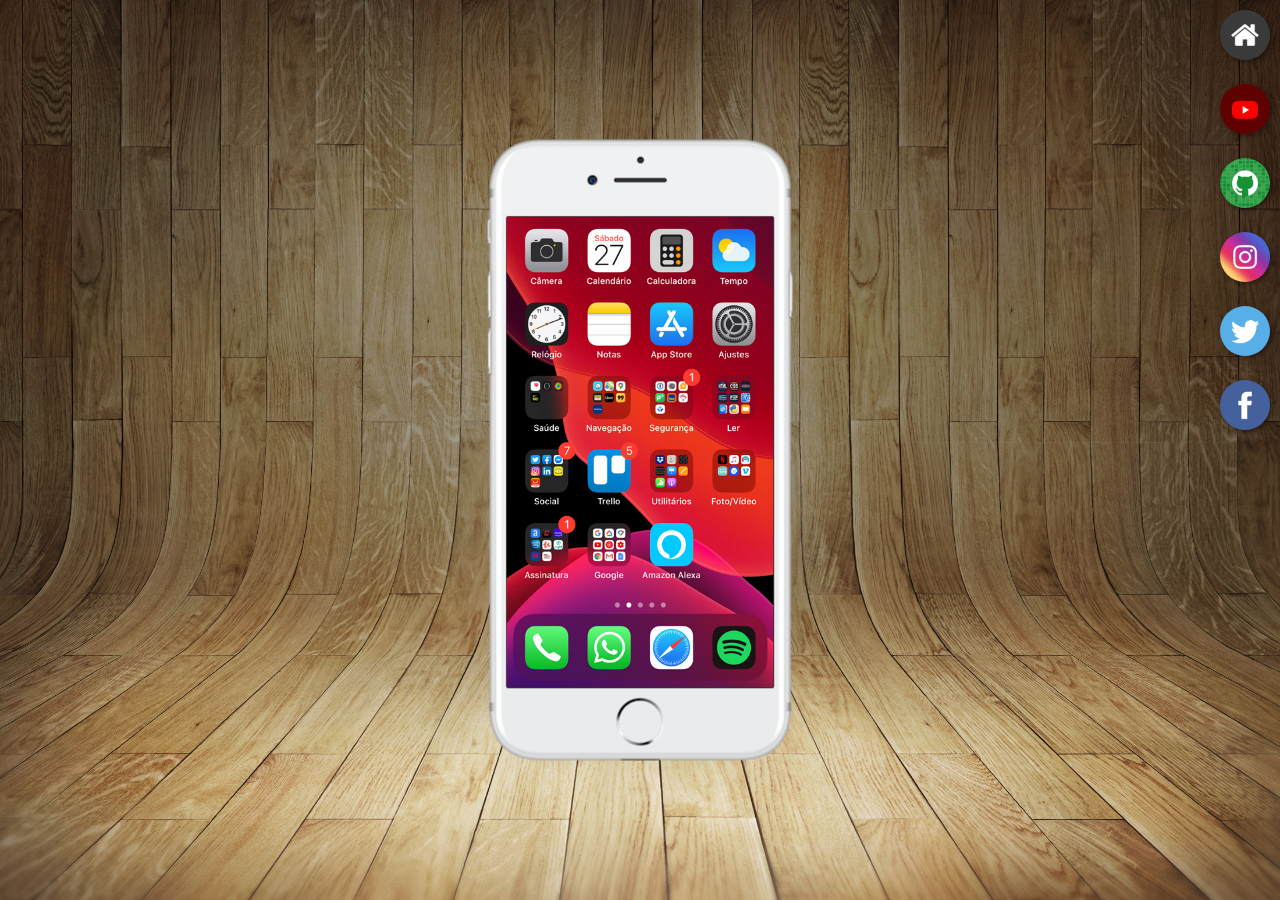
<file: index.html>
<!DOCTYPE html>
<html lang="pt-br">
<head>
    <meta charset="UTF-8">
    <meta name="viewport" content="width=device-width, initial-scale=1.0">
    <title>Projeto Redes sociais</title>
    <link rel="shortcut icon" href="favicon.ico" type="image/x-icon">
    <link rel="stylesheet" href="estilos/style.css">
</head>

<body>
    <main>

        <section id="telefone">
            <iframe name="tela" id="tela" src="home.html" frameborder="0">
                Seu navegador não é compatível com isso.
            </iframe>
        </section>

        <section id="redes-socias">
            <a href="home.html" target="tela"> <img src="imagens/logo-home.jpg" alt="Home"></a><br>
            <a href="youtube.html" target="tela"> <img src="imagens/logo-youtube.jpg" alt="YouTube"></a><br>
            <a href="github.html" target="tela"> <img src="imagens/logo-github.jpg" alt="GitHub"></a><br>
            <a href="instagram.html" target="tela"><img src="imagens/logo-instagram.jpg" alt="Instagram"></a><br>
            <a href="twitter.html" target="tela"><img src="imagens/logo-twitter.jpg" alt="Twitter"></a><br>
            <a href="facebook.html" target="tela"><img src="imagens/logo-facebook.jpg" alt="Facebook"></a><br>

        </section>

    </main>

</body>
</html>
</file>
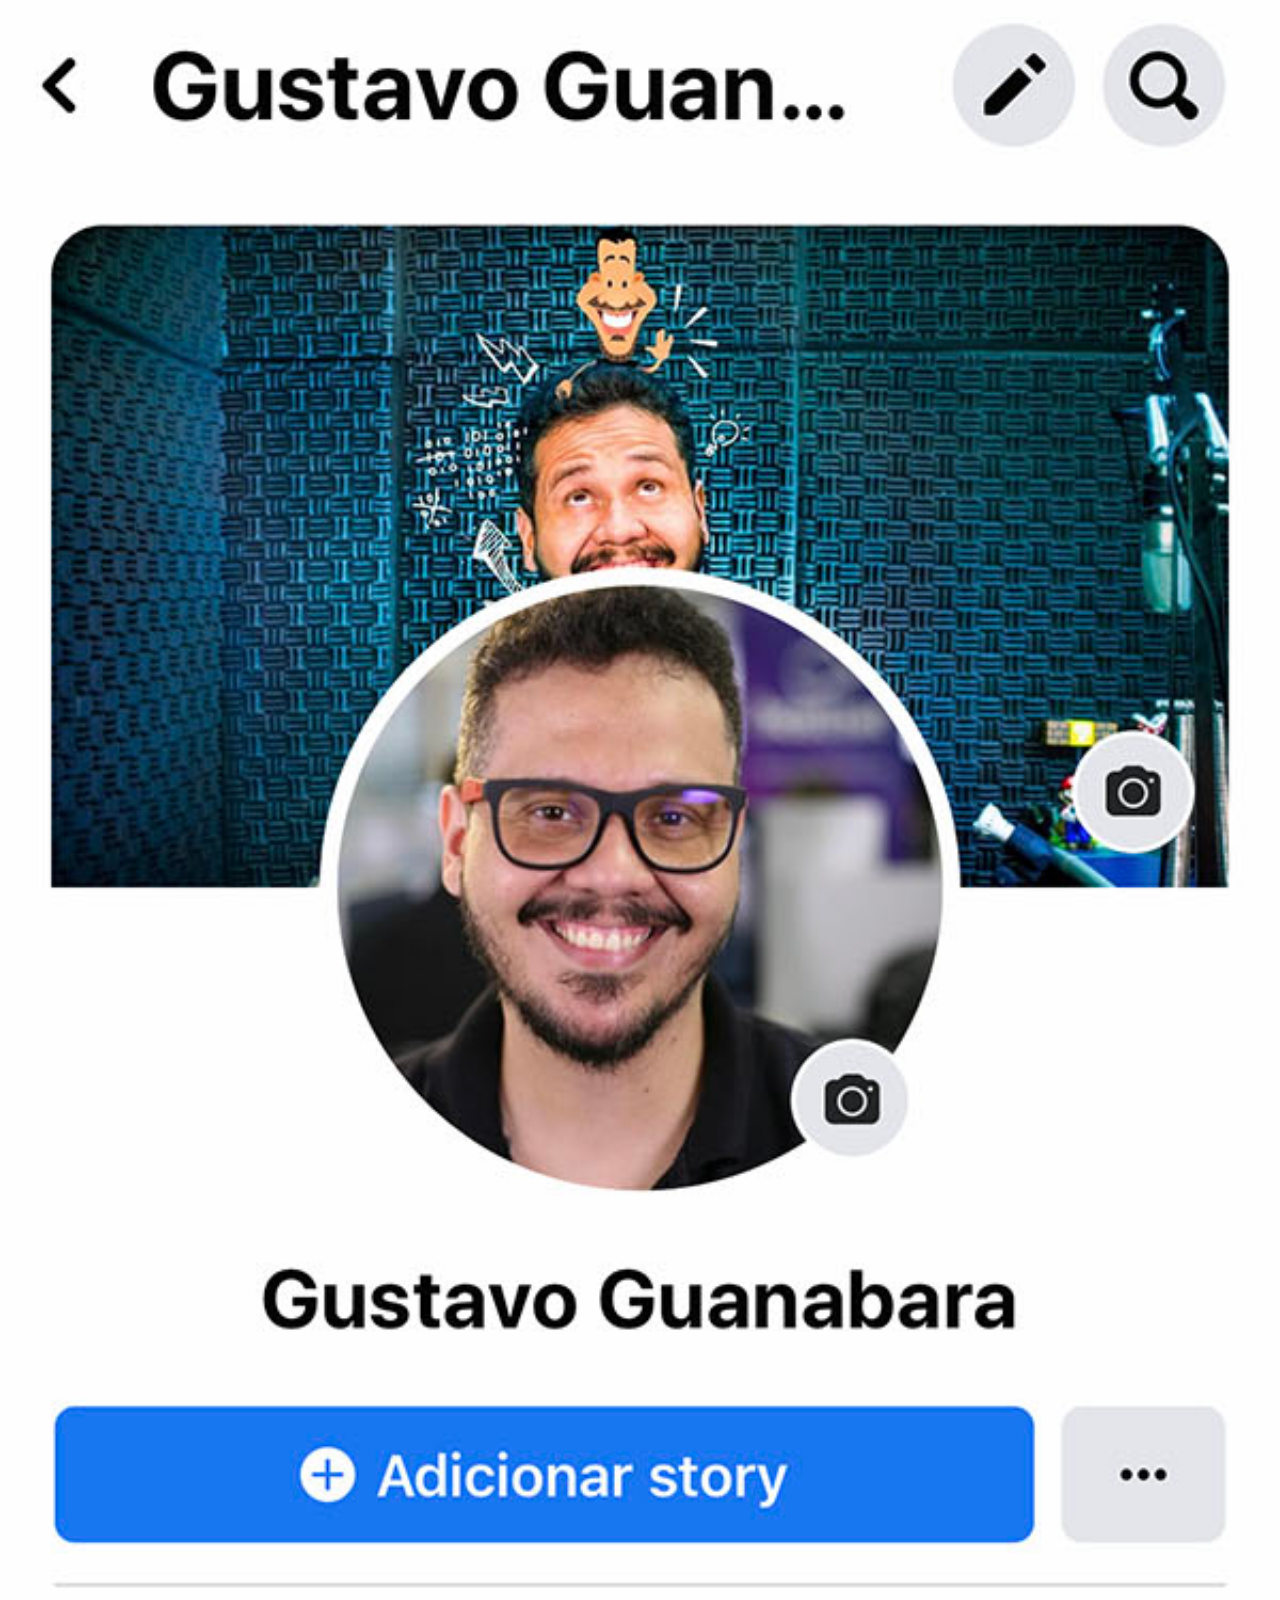
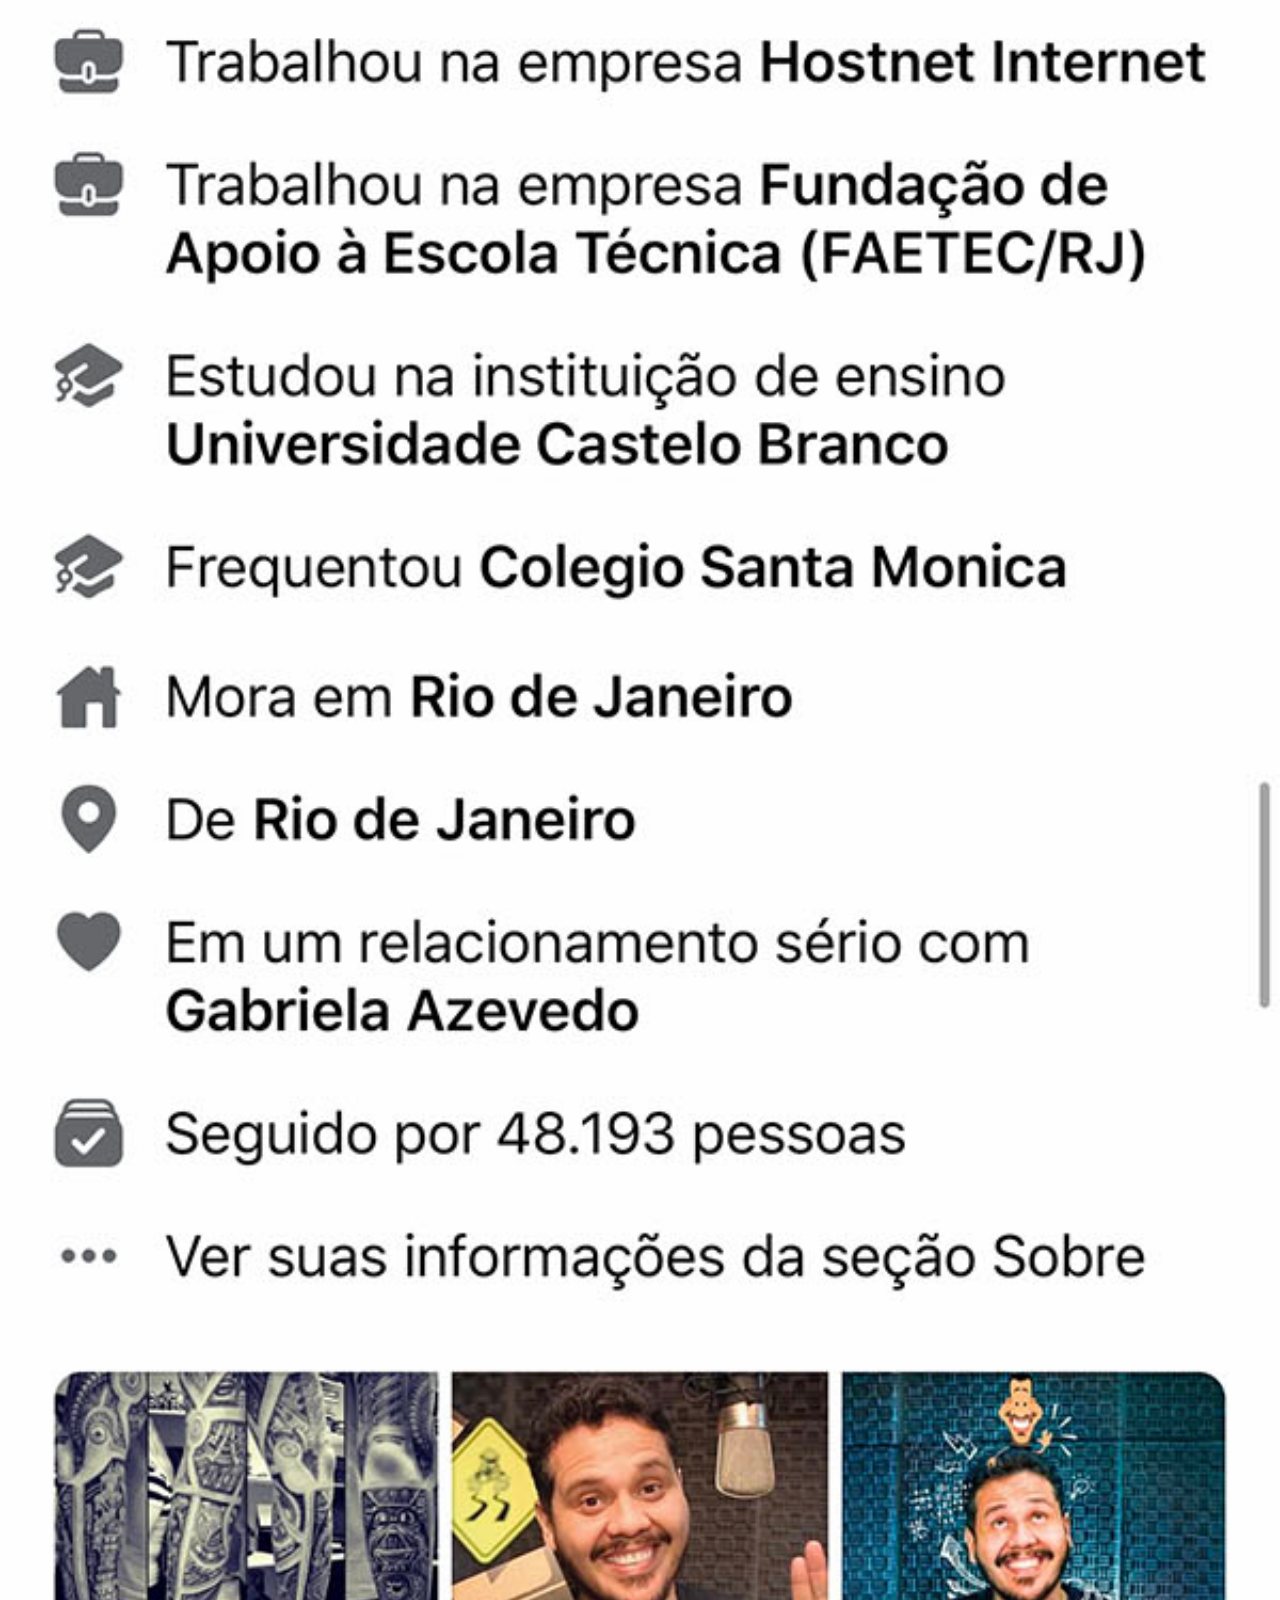
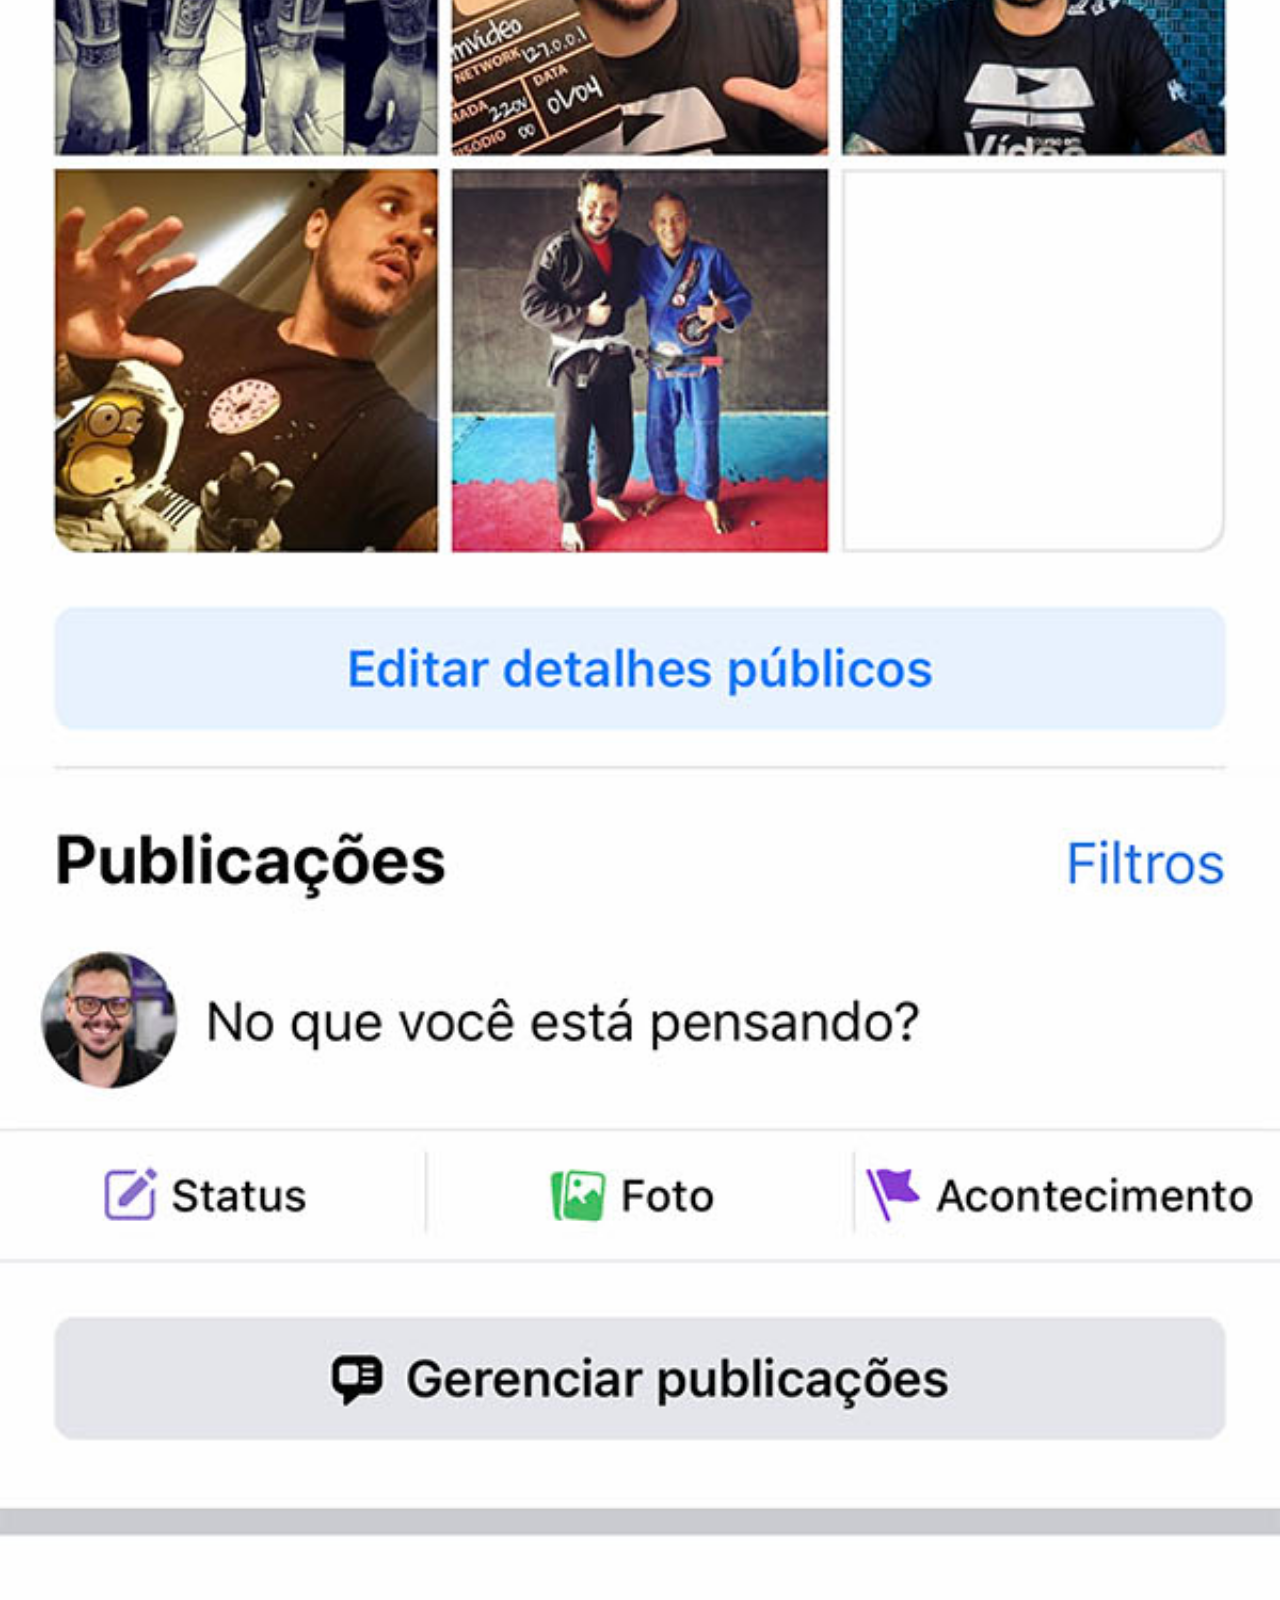
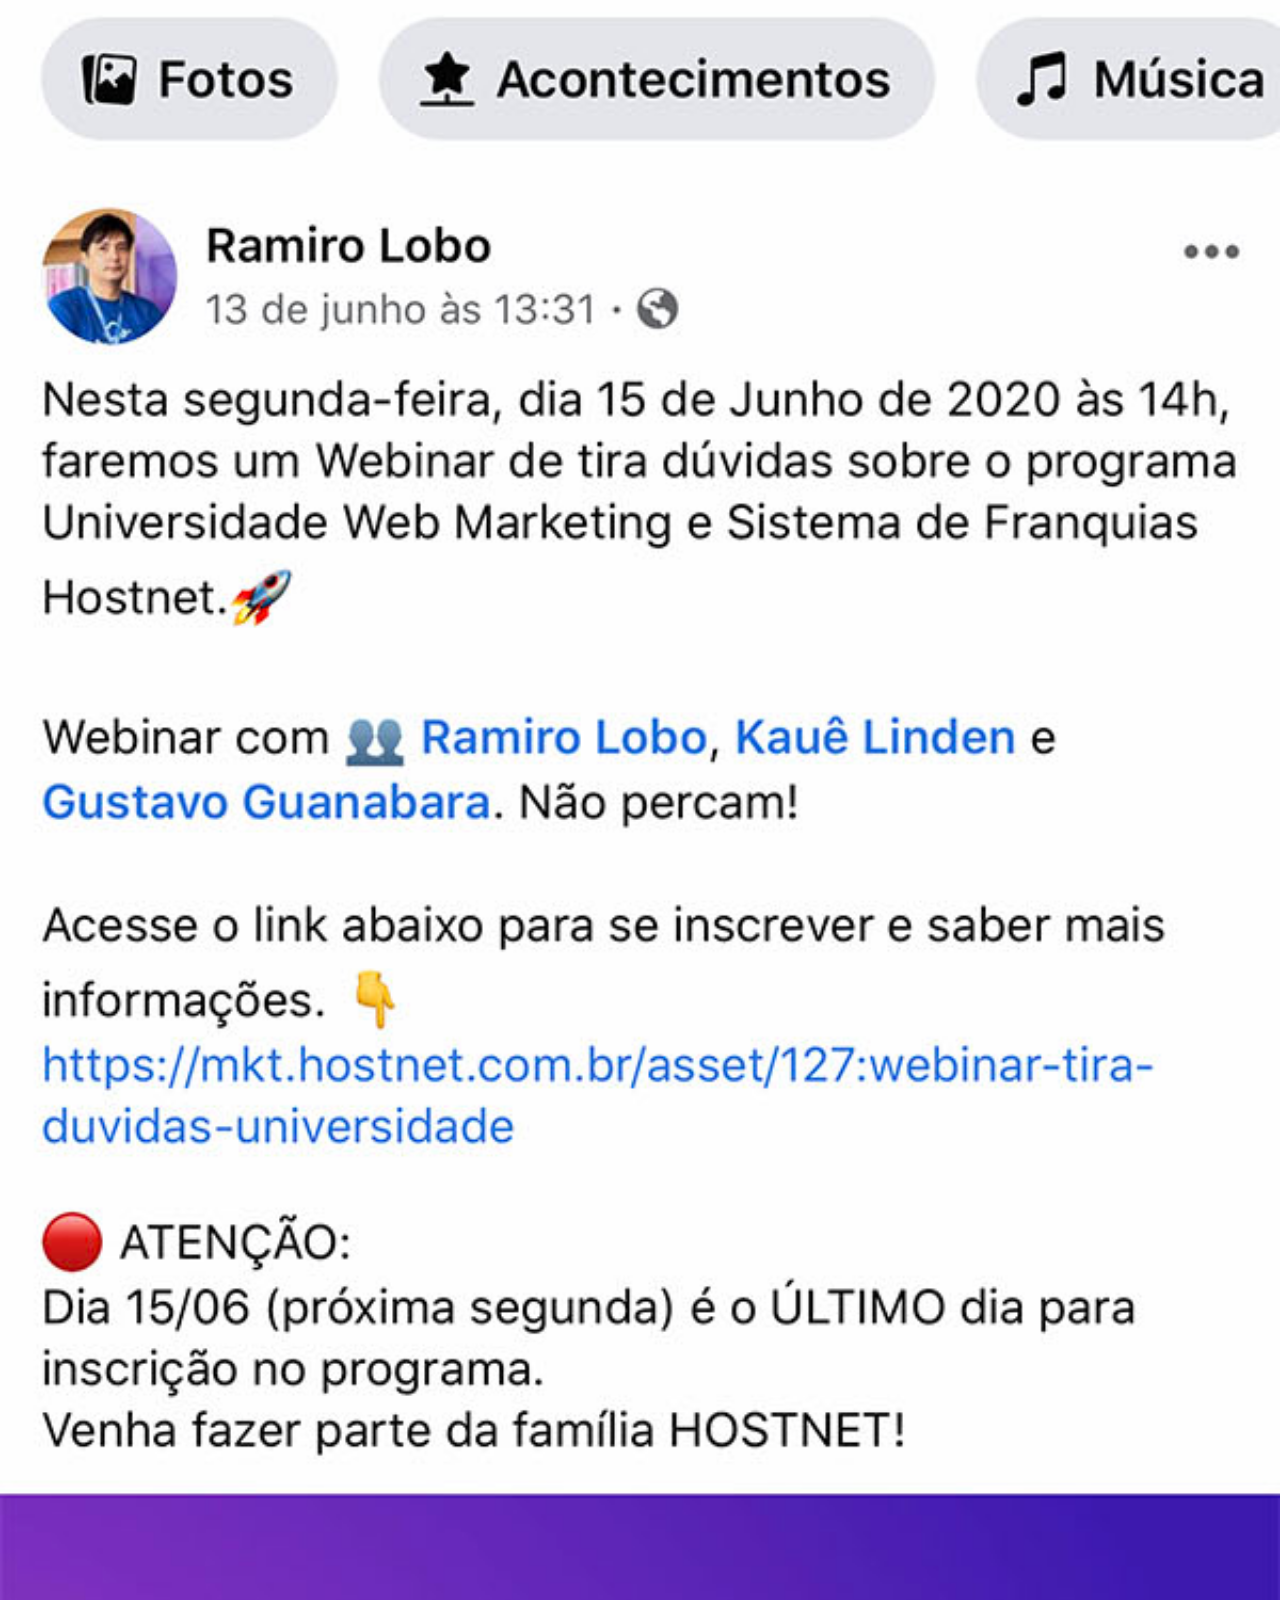
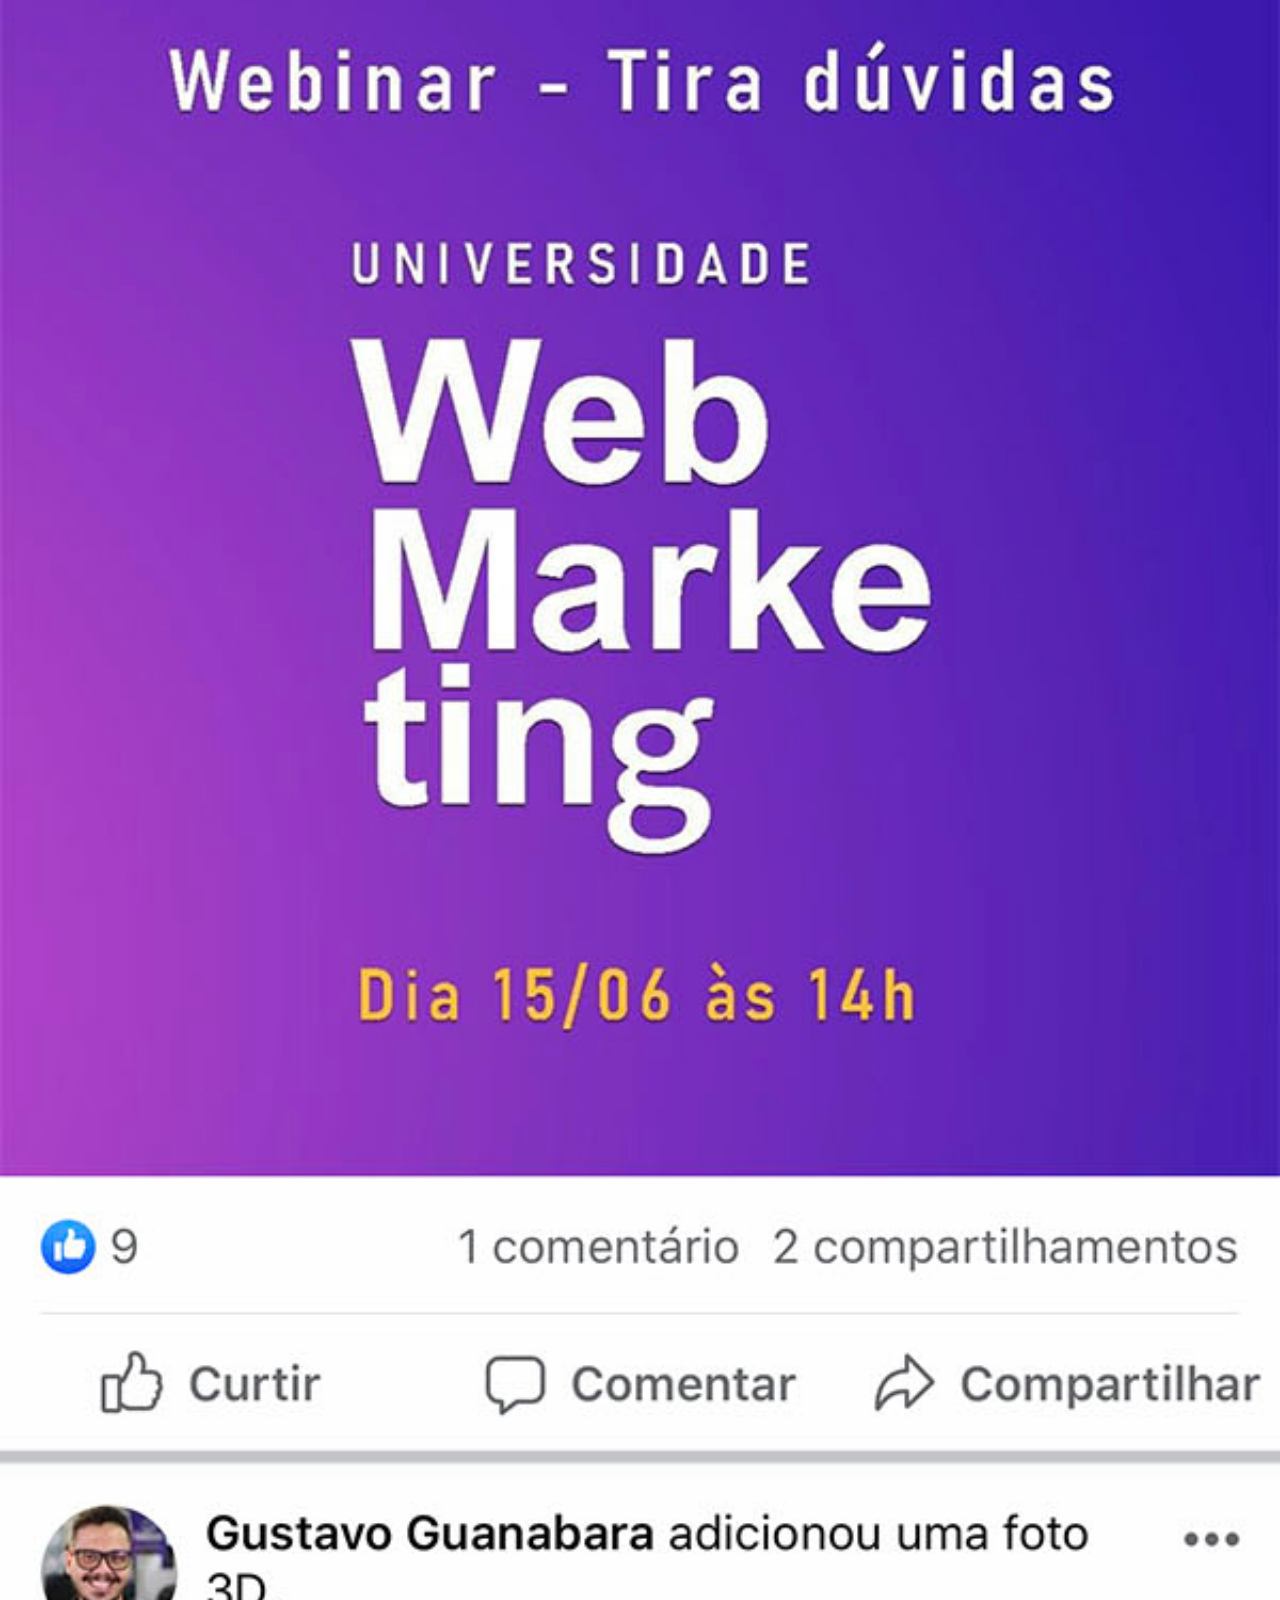
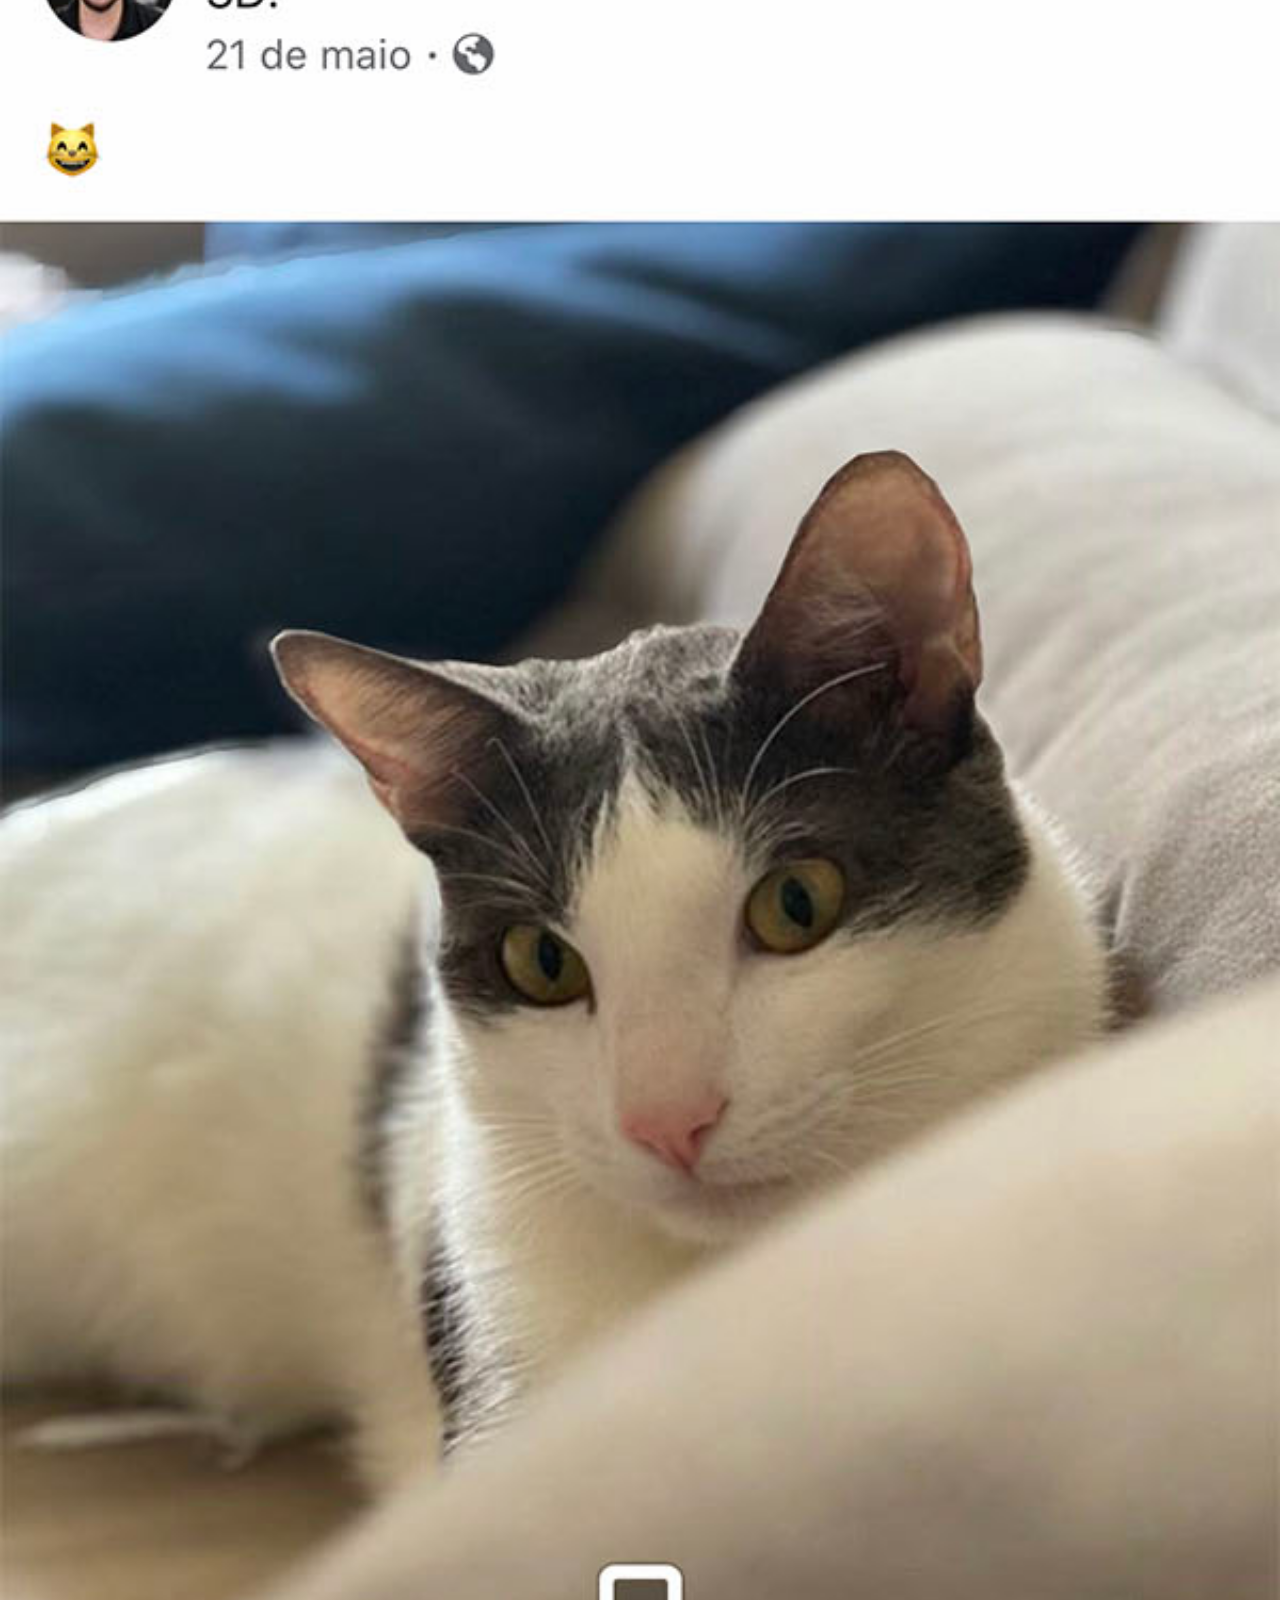
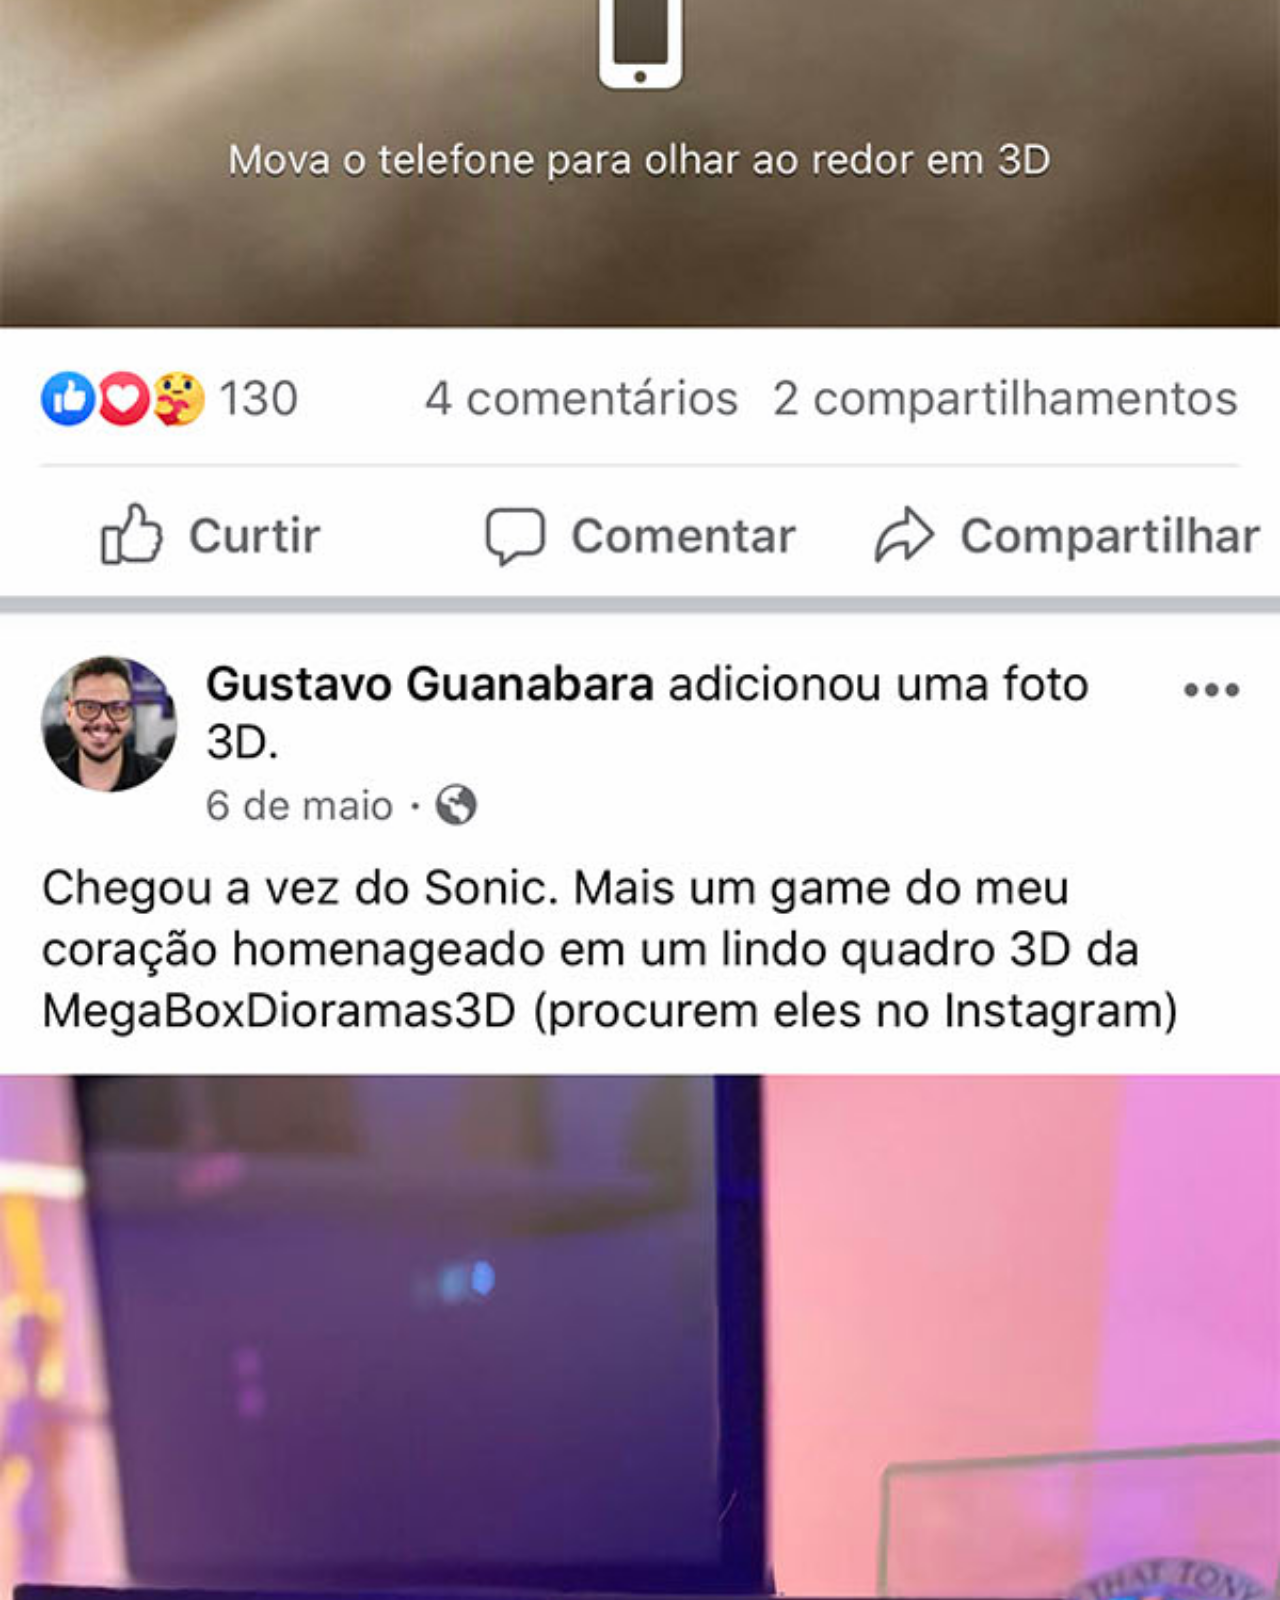
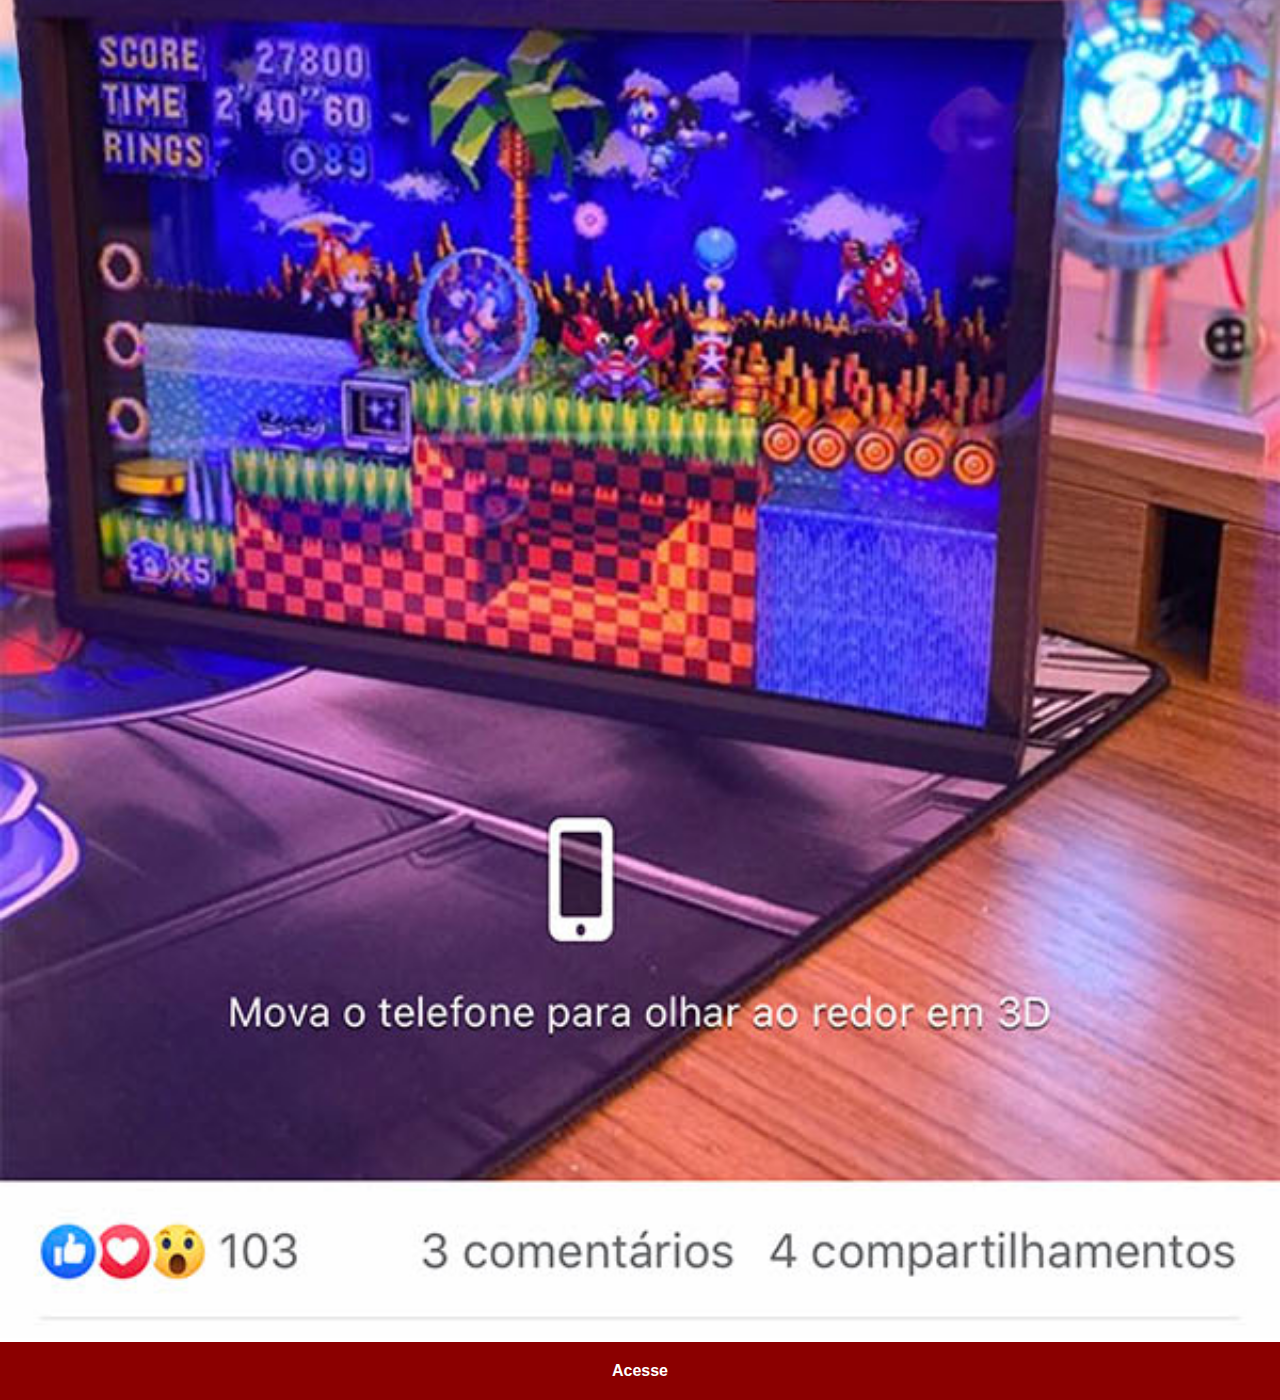
<file: facebook.html>
<!DOCTYPE html>
<html lang="pt-br">
<head>
    <meta charset="UTF-8">
    <meta name="viewport" content="width=device-width, initial-scale=1.0">
    <title>Facebook</title>
    <link rel="stylesheet" href="estilos/social.css">
</head>
<body>
    <img src="imagens/tela-facebook.jpg" alt="Facebook">
    <a href="https://facebook.com/gustavoguanabara" target="_blank">Acesse</a>
</body>
</html>
</file>
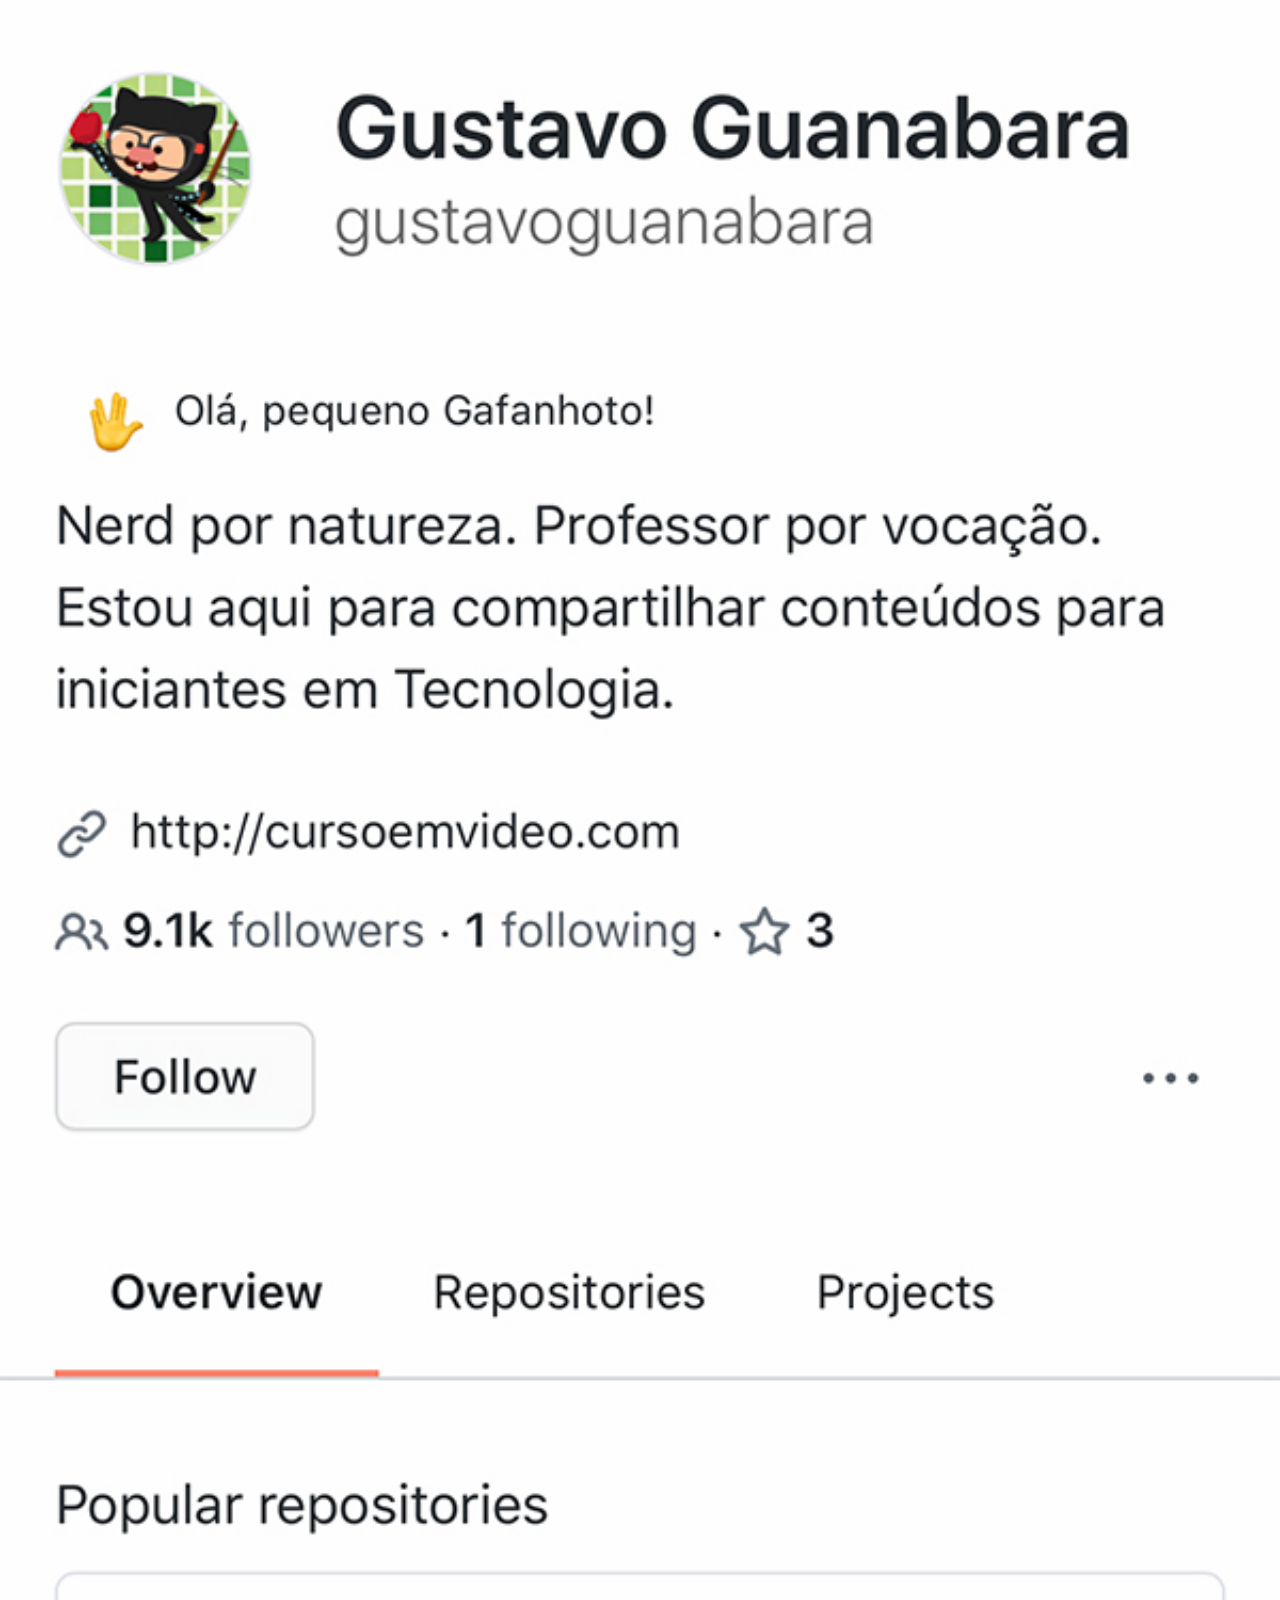
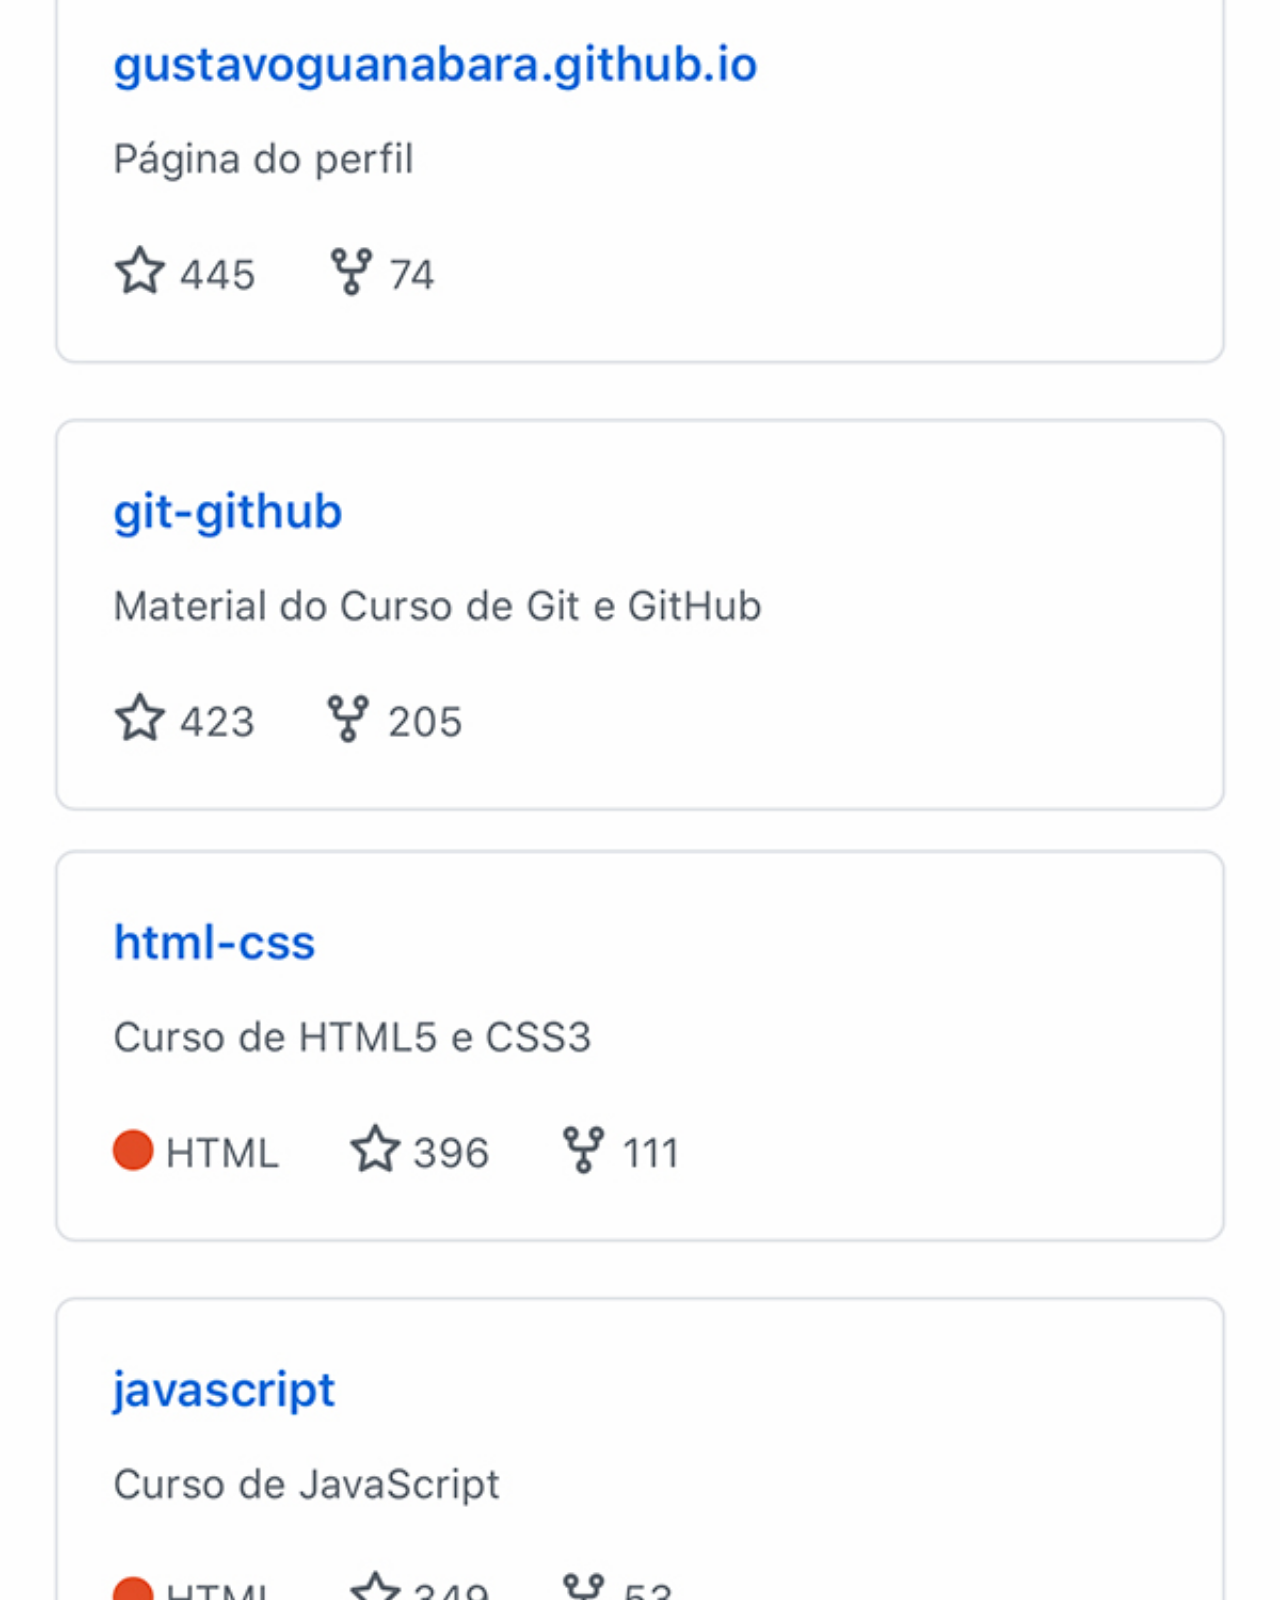
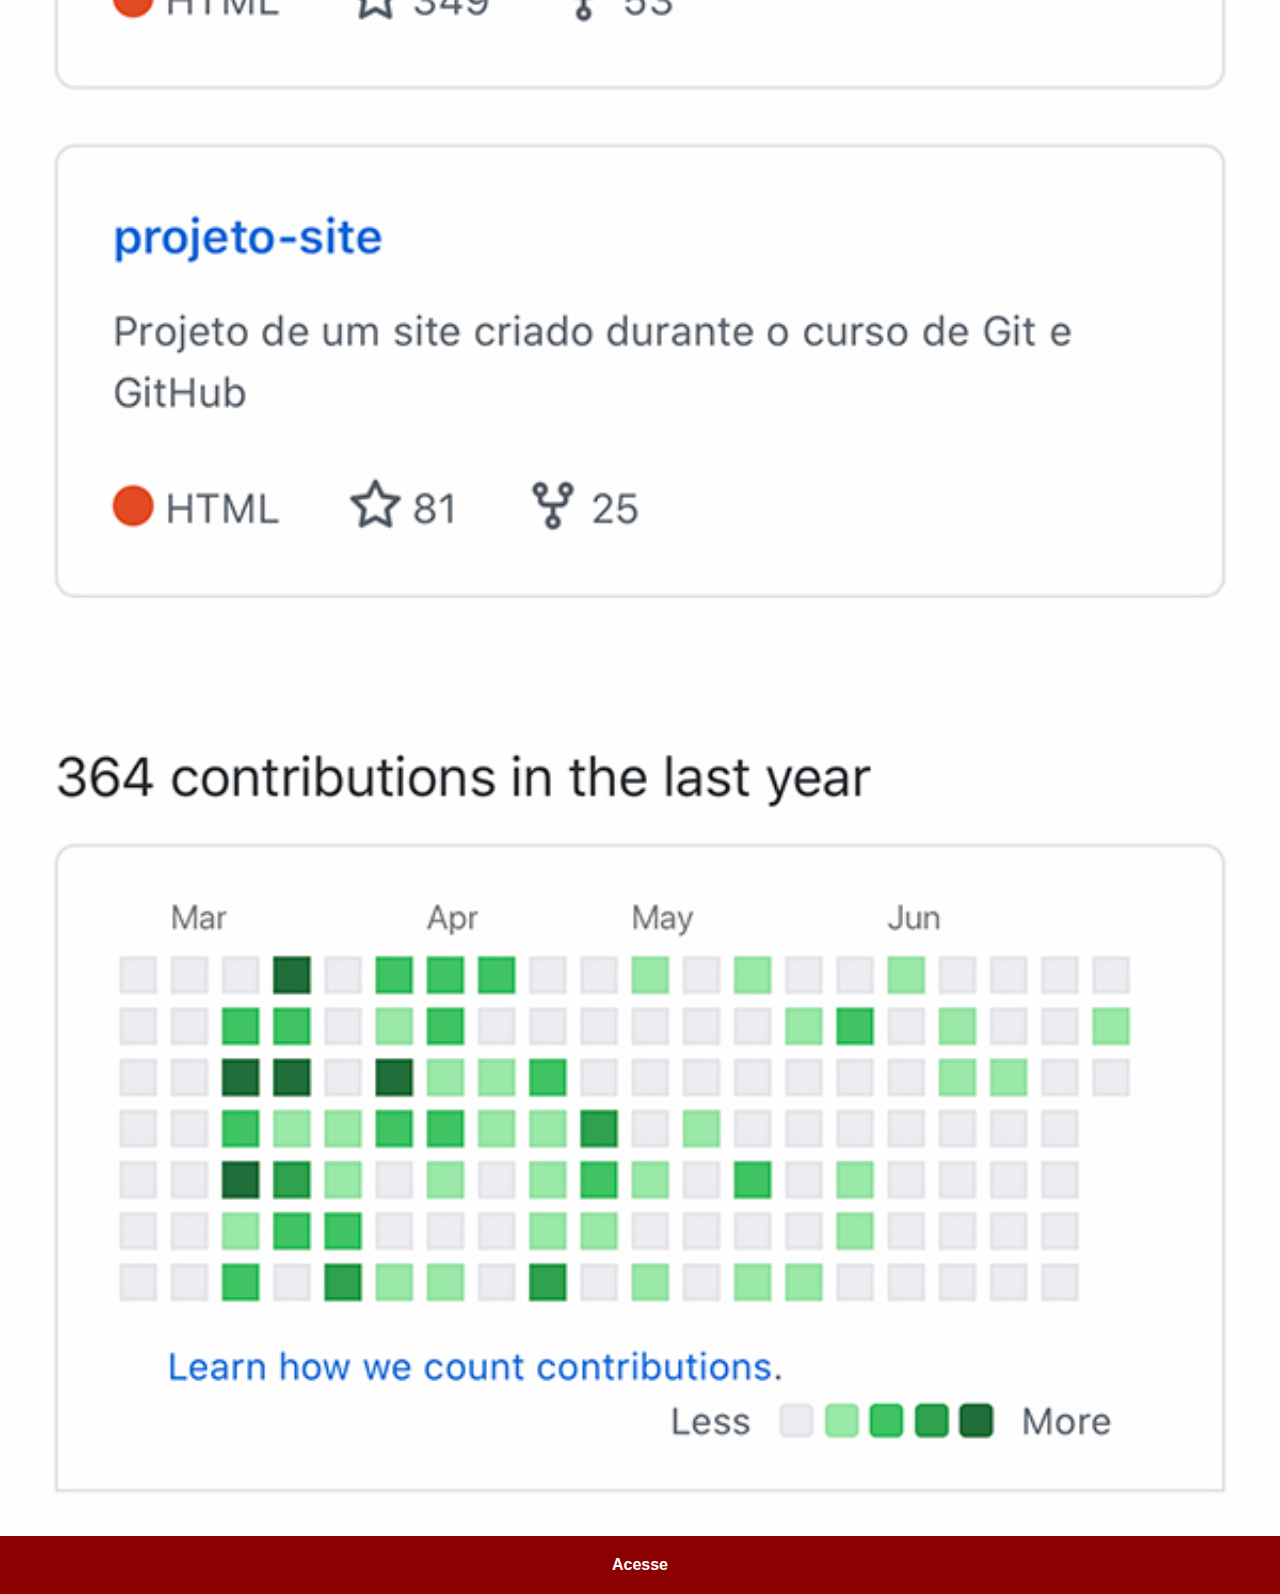
<file: github.html>
<!DOCTYPE html>
<html lang="en">
<head>
    <meta charset="UTF-8">
    <meta name="viewport" content="width=device-width, initial-scale=1.0">
    <title>Document</title>
    <link rel="stylesheet" href="estilos/social.css">
</head>
<body>
    <img src="imagens/tela-github.jpg" alt="GitHub">
    <a href="https://github.com/gustavoguanabara/" target="_blank">Acesse</a>
</body>
</html>
</file>
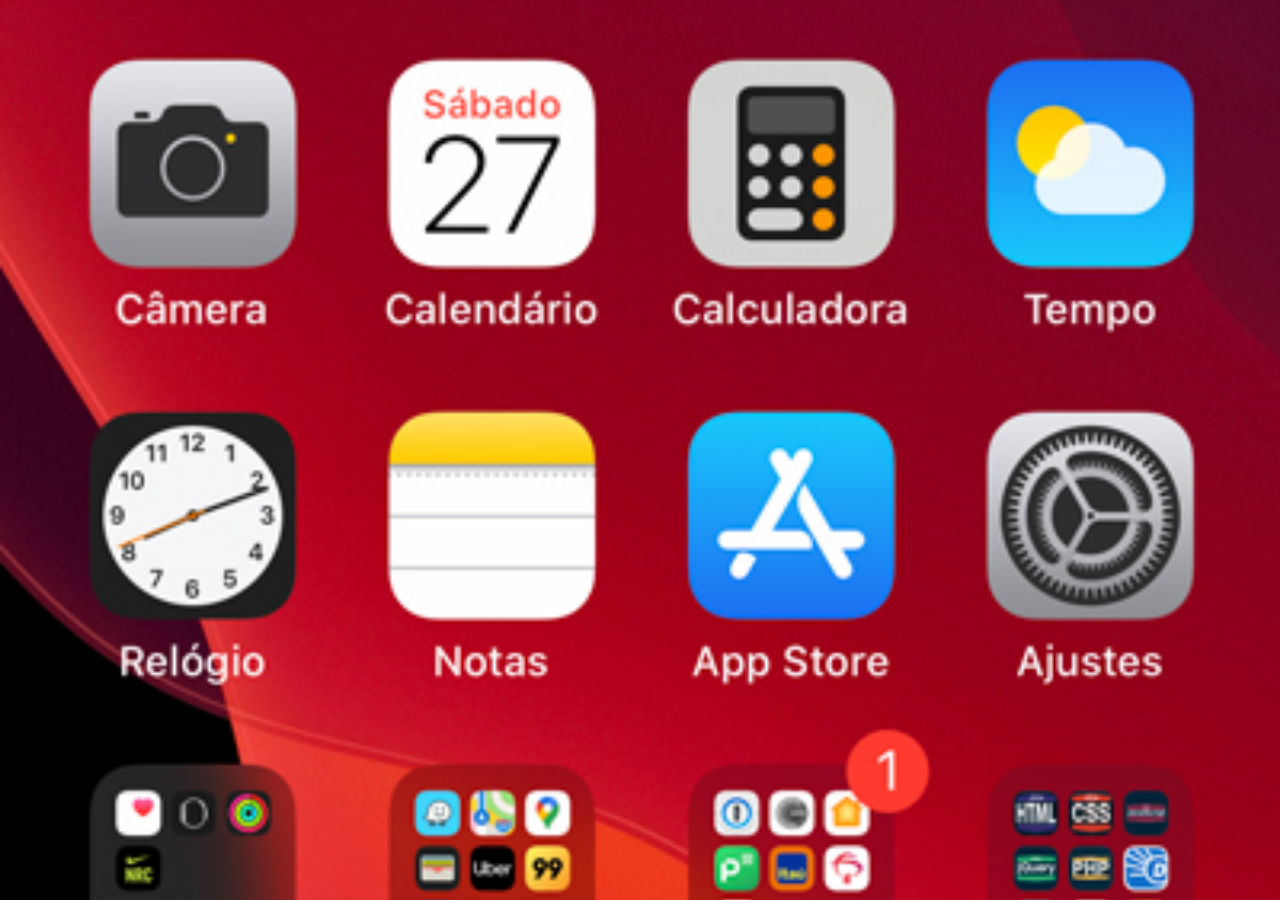
<file: home.html>
<!DOCTYPE html>
<html lang="pt-br">
<head>
    <meta charset="UTF-8">
    <meta name="viewport" content="width=device-width, initial-scale=1.0">
    <title>Document</title>
</head>
<style>
    *{
        margin: 0px;
        padding: 0px;
    }

    body{
        width: 100vw;
        height: 100vh;
        background: black url('imagens/tela-home.jpg') no-repeat top center;
        background-size: cover;
    }
</style>
<body>
    
</body>
</html>
</file>
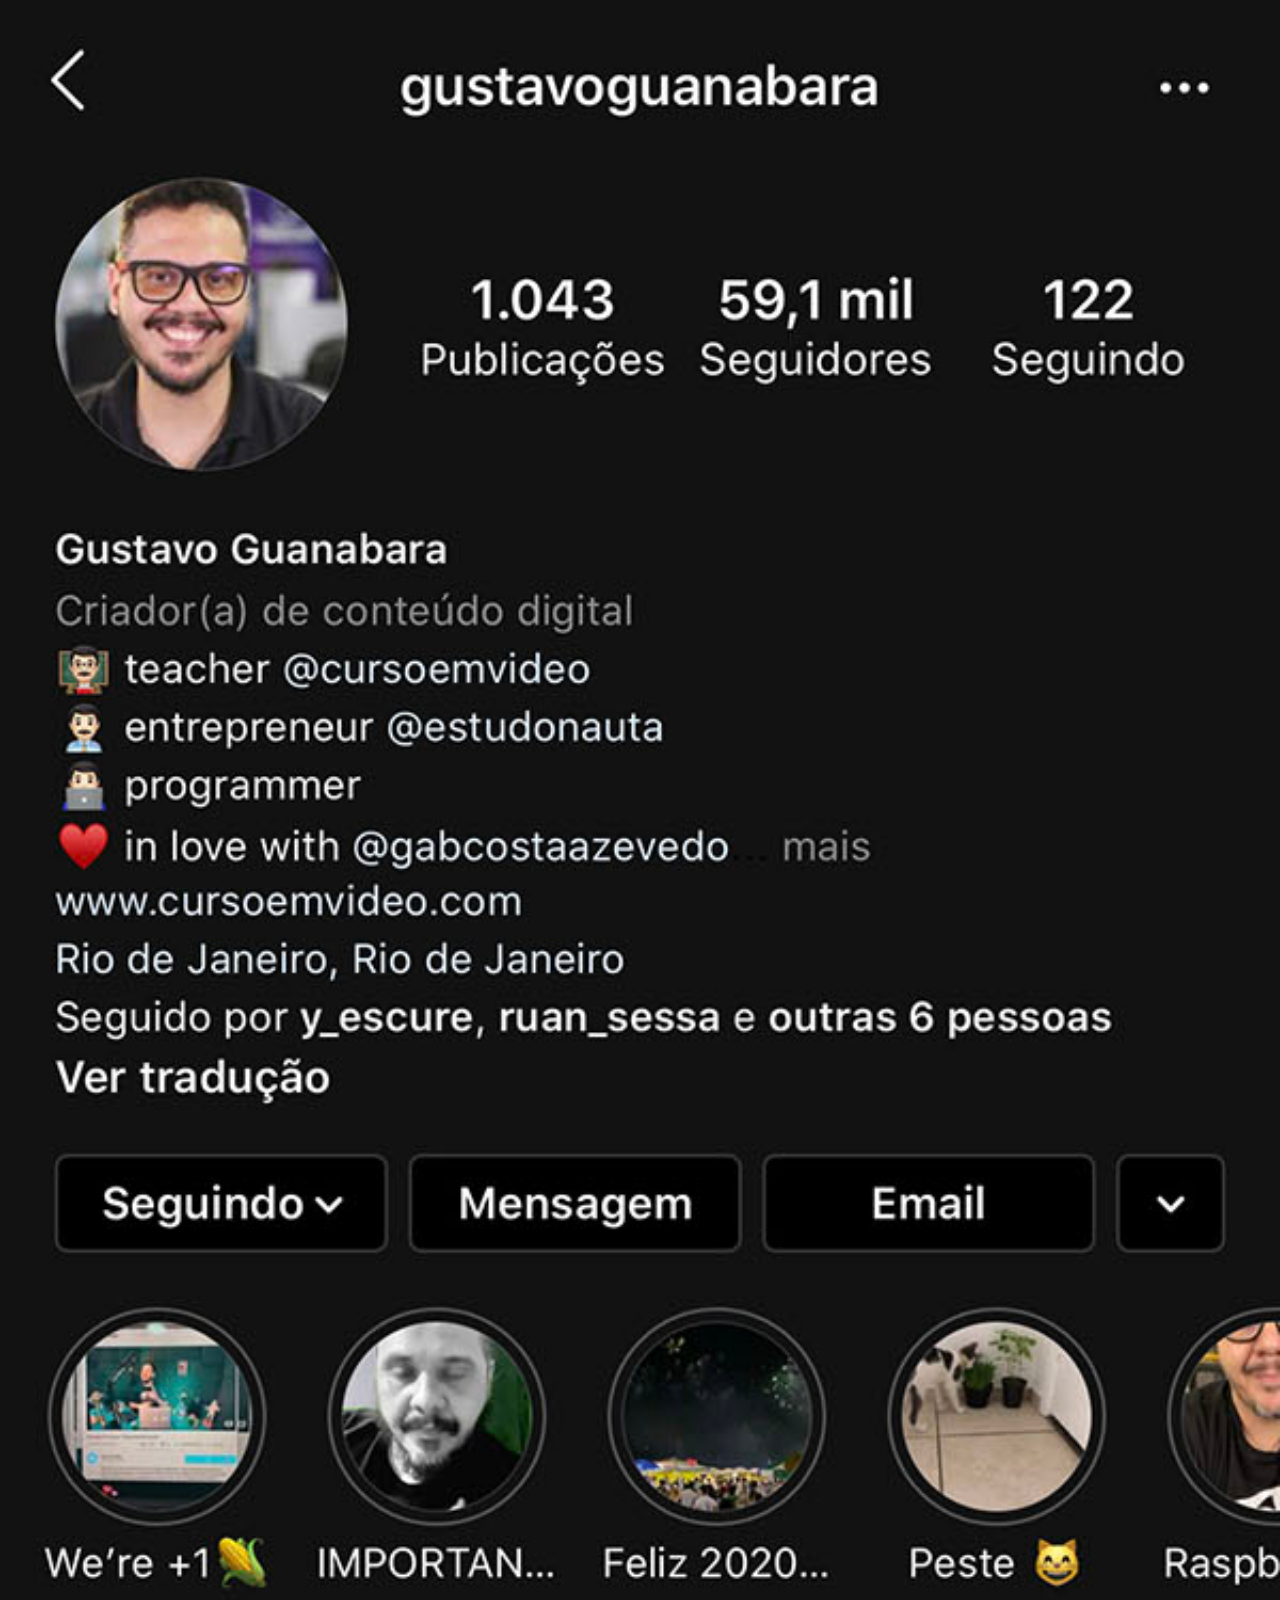
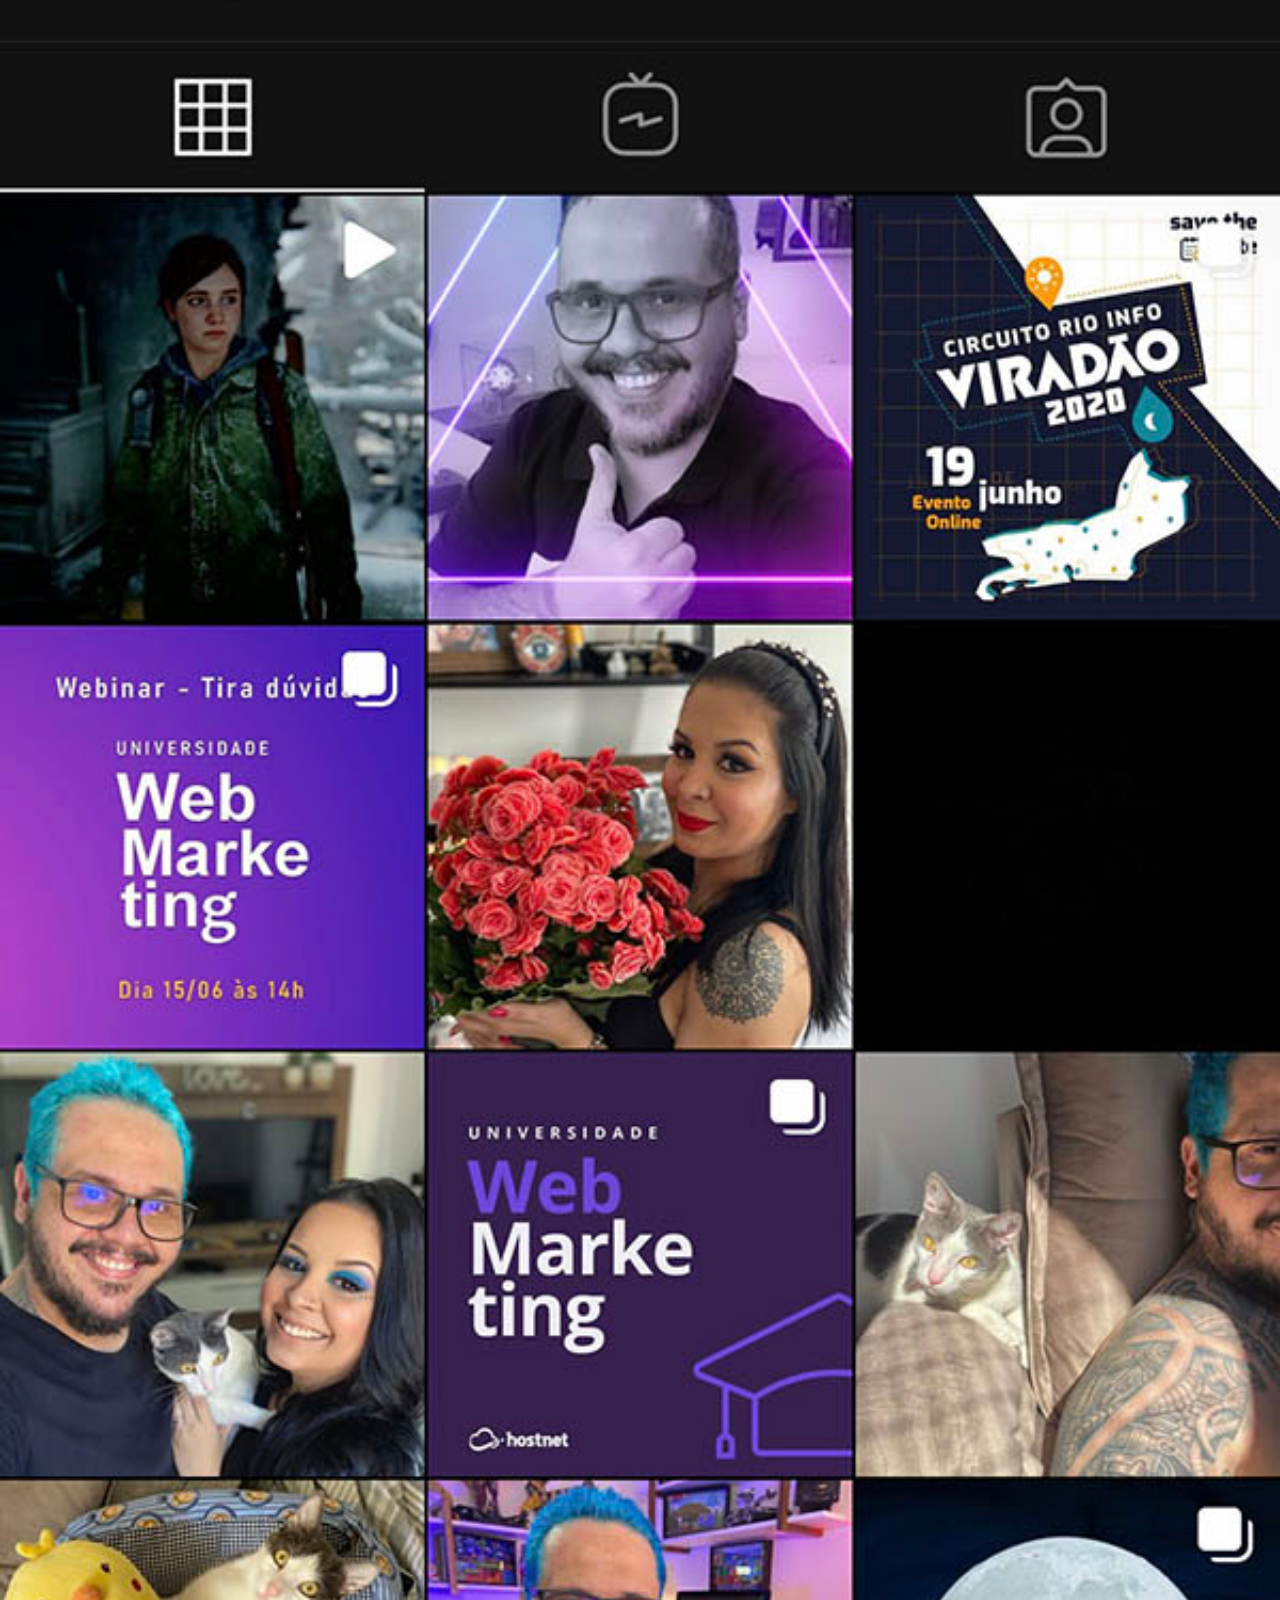
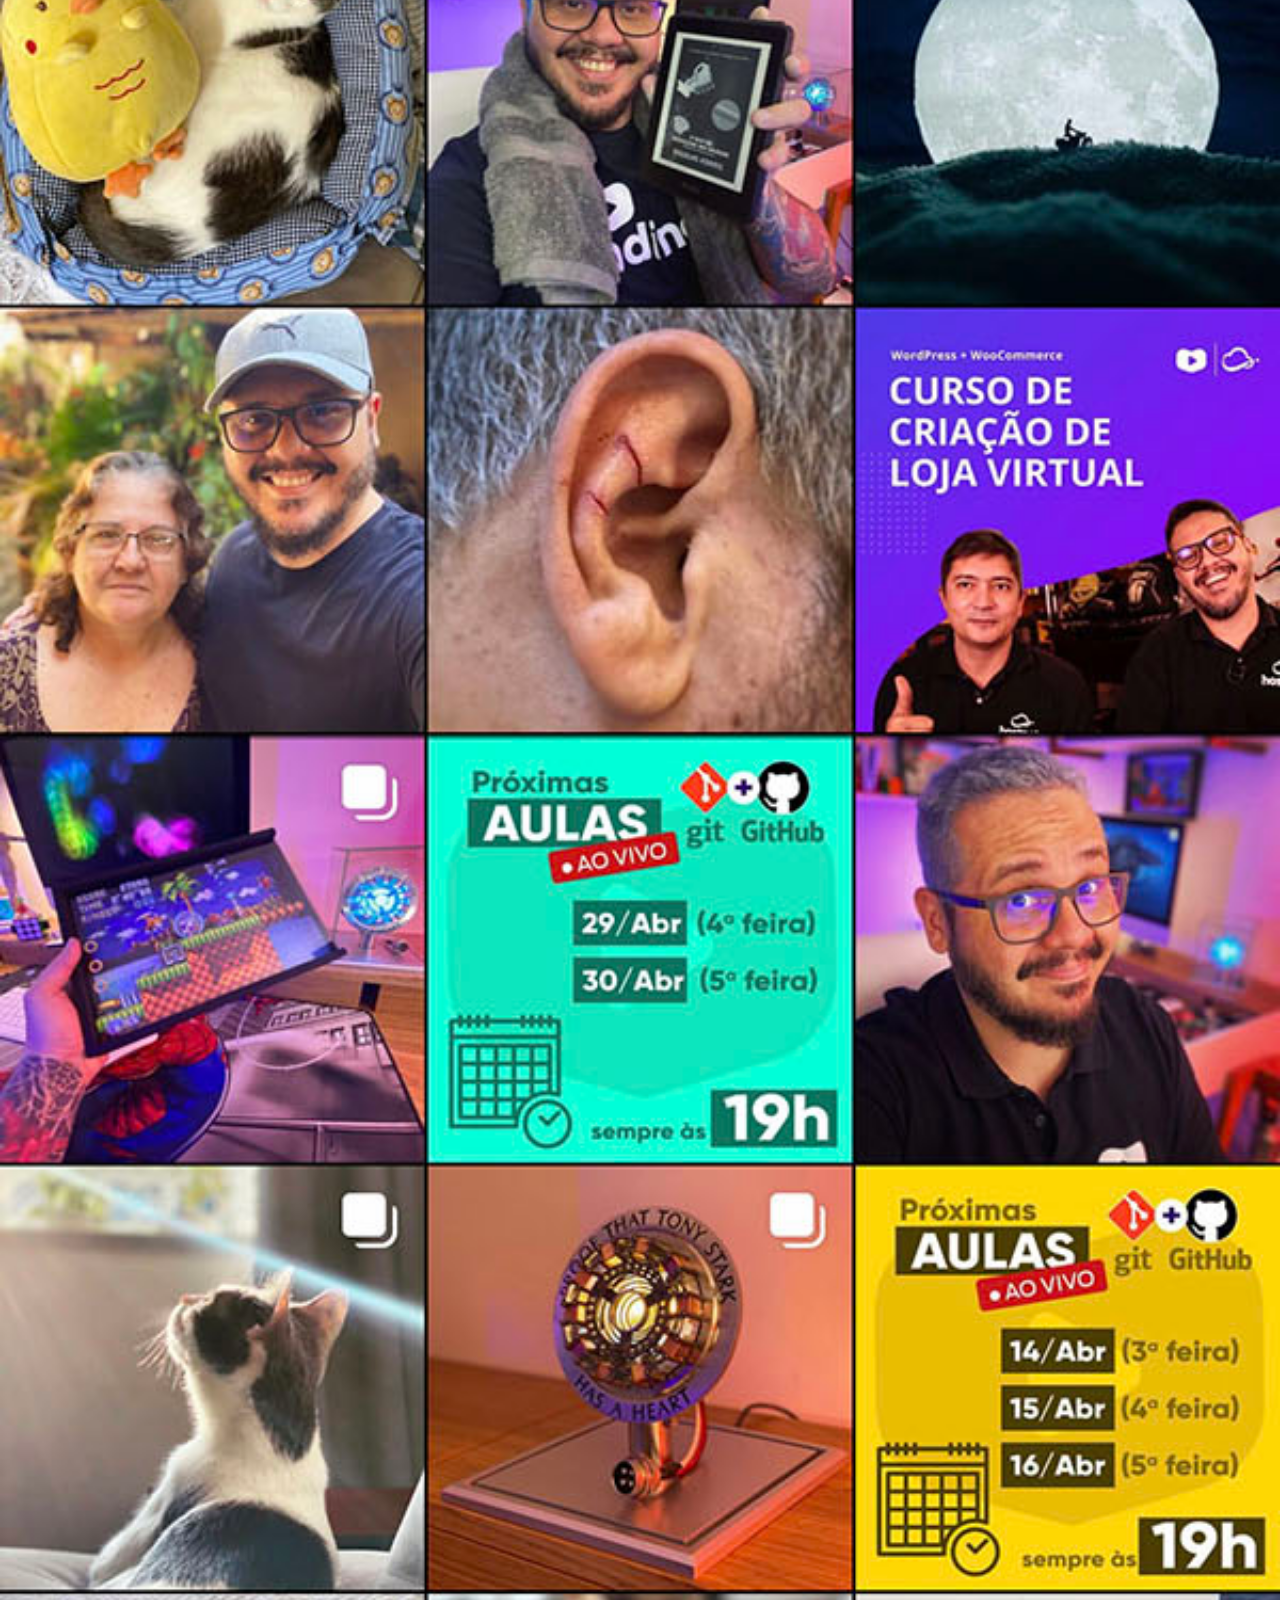
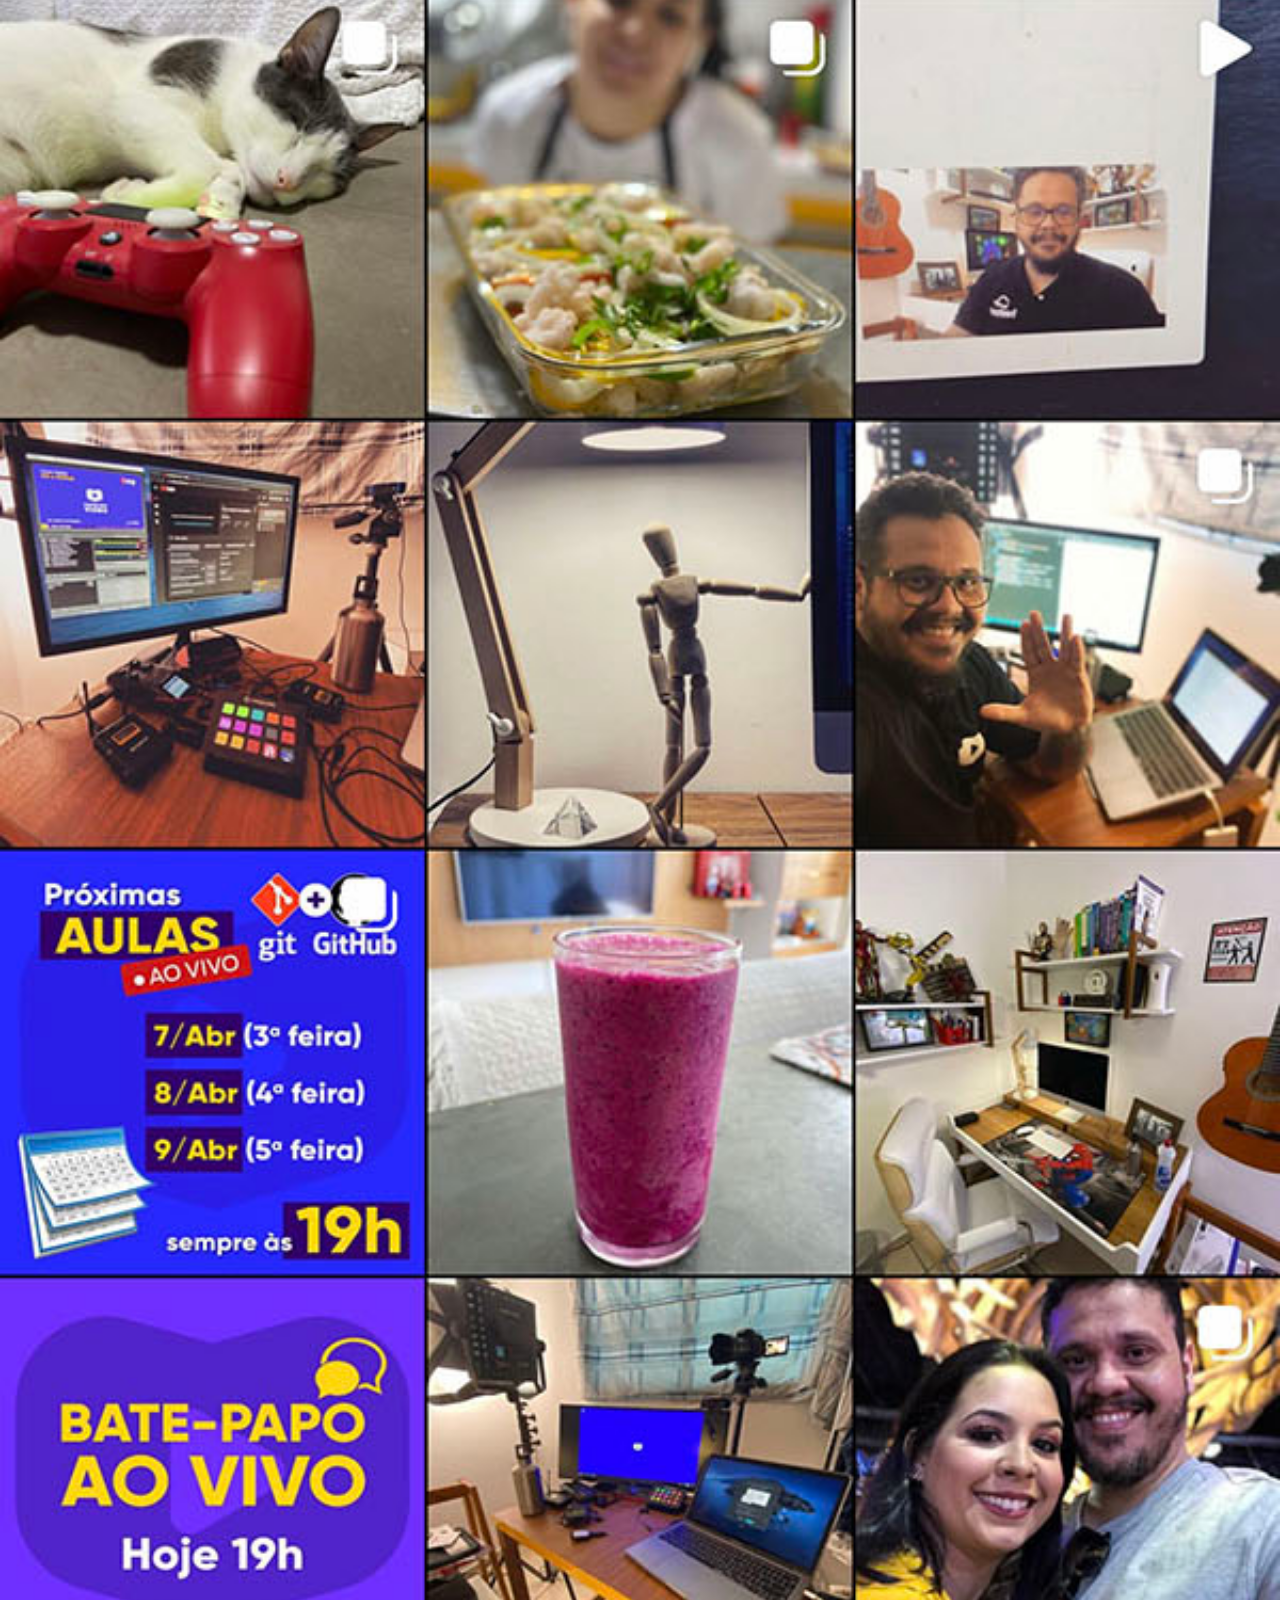
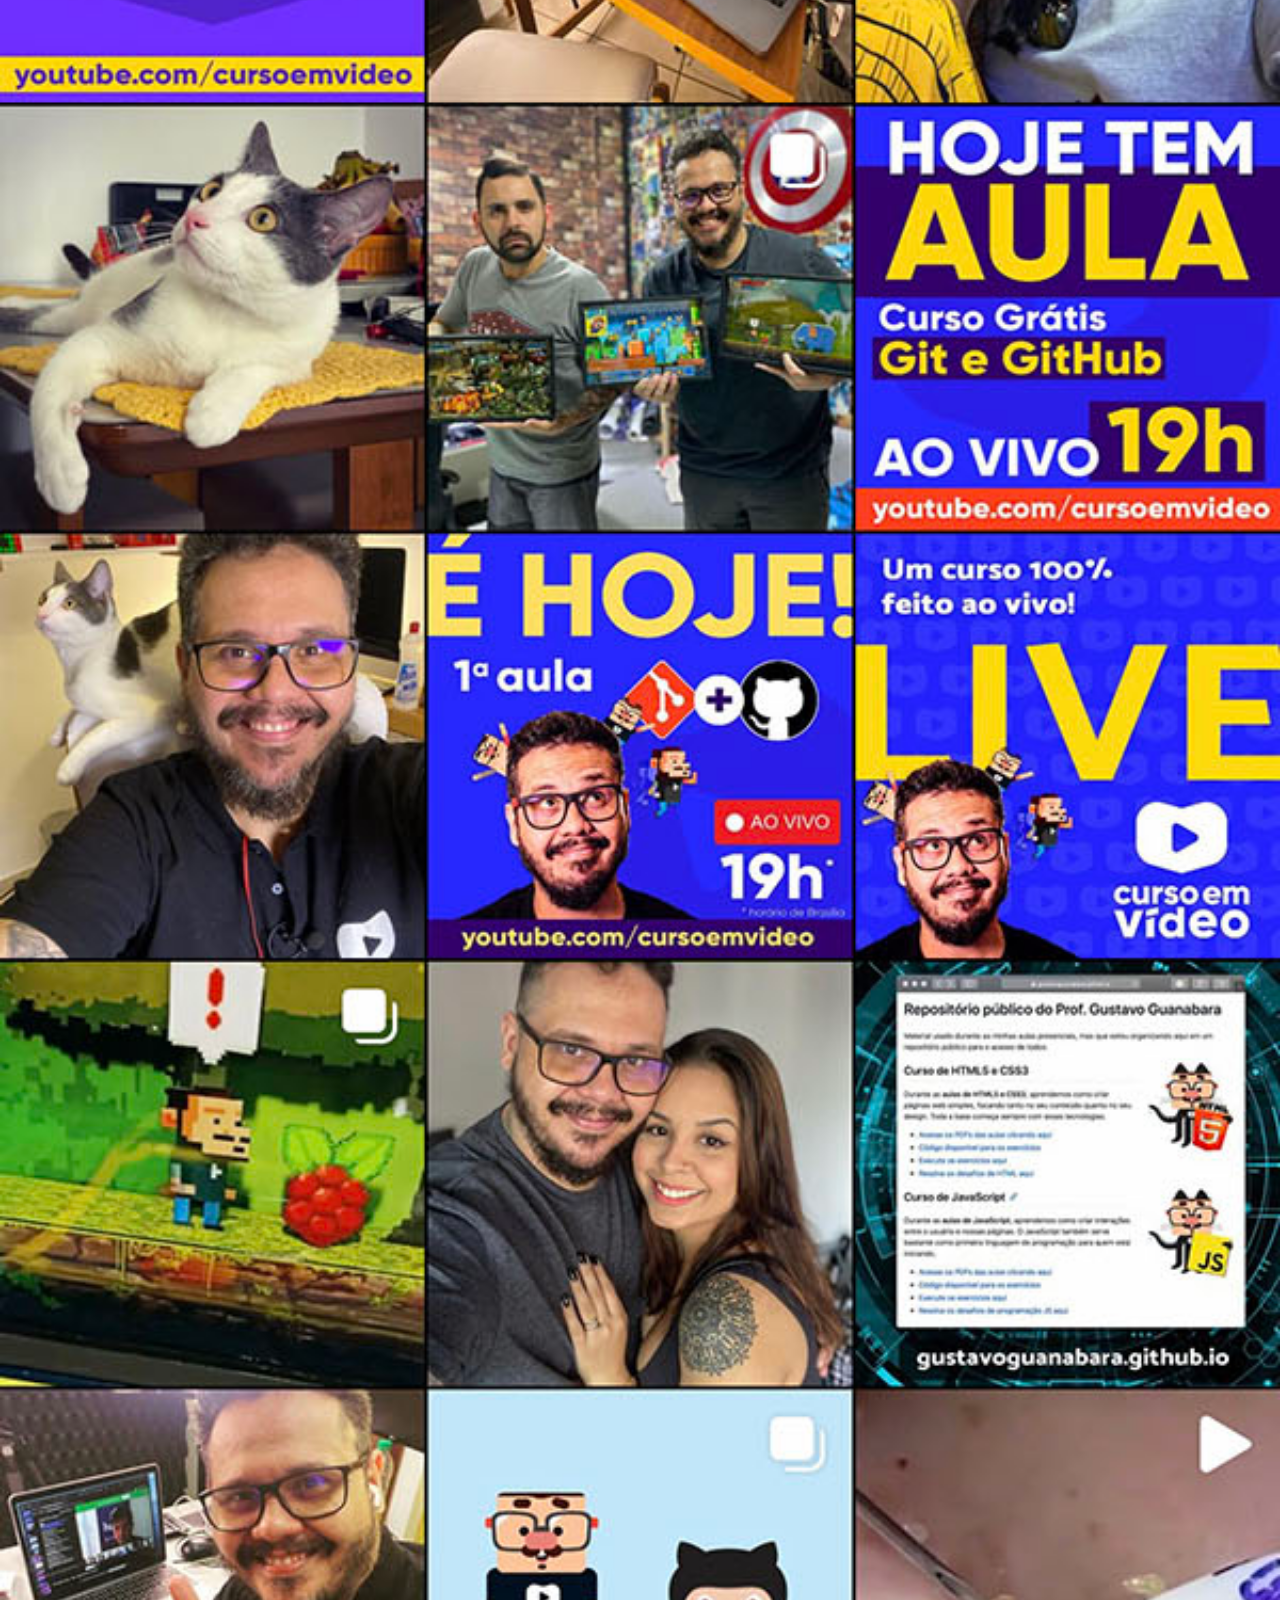
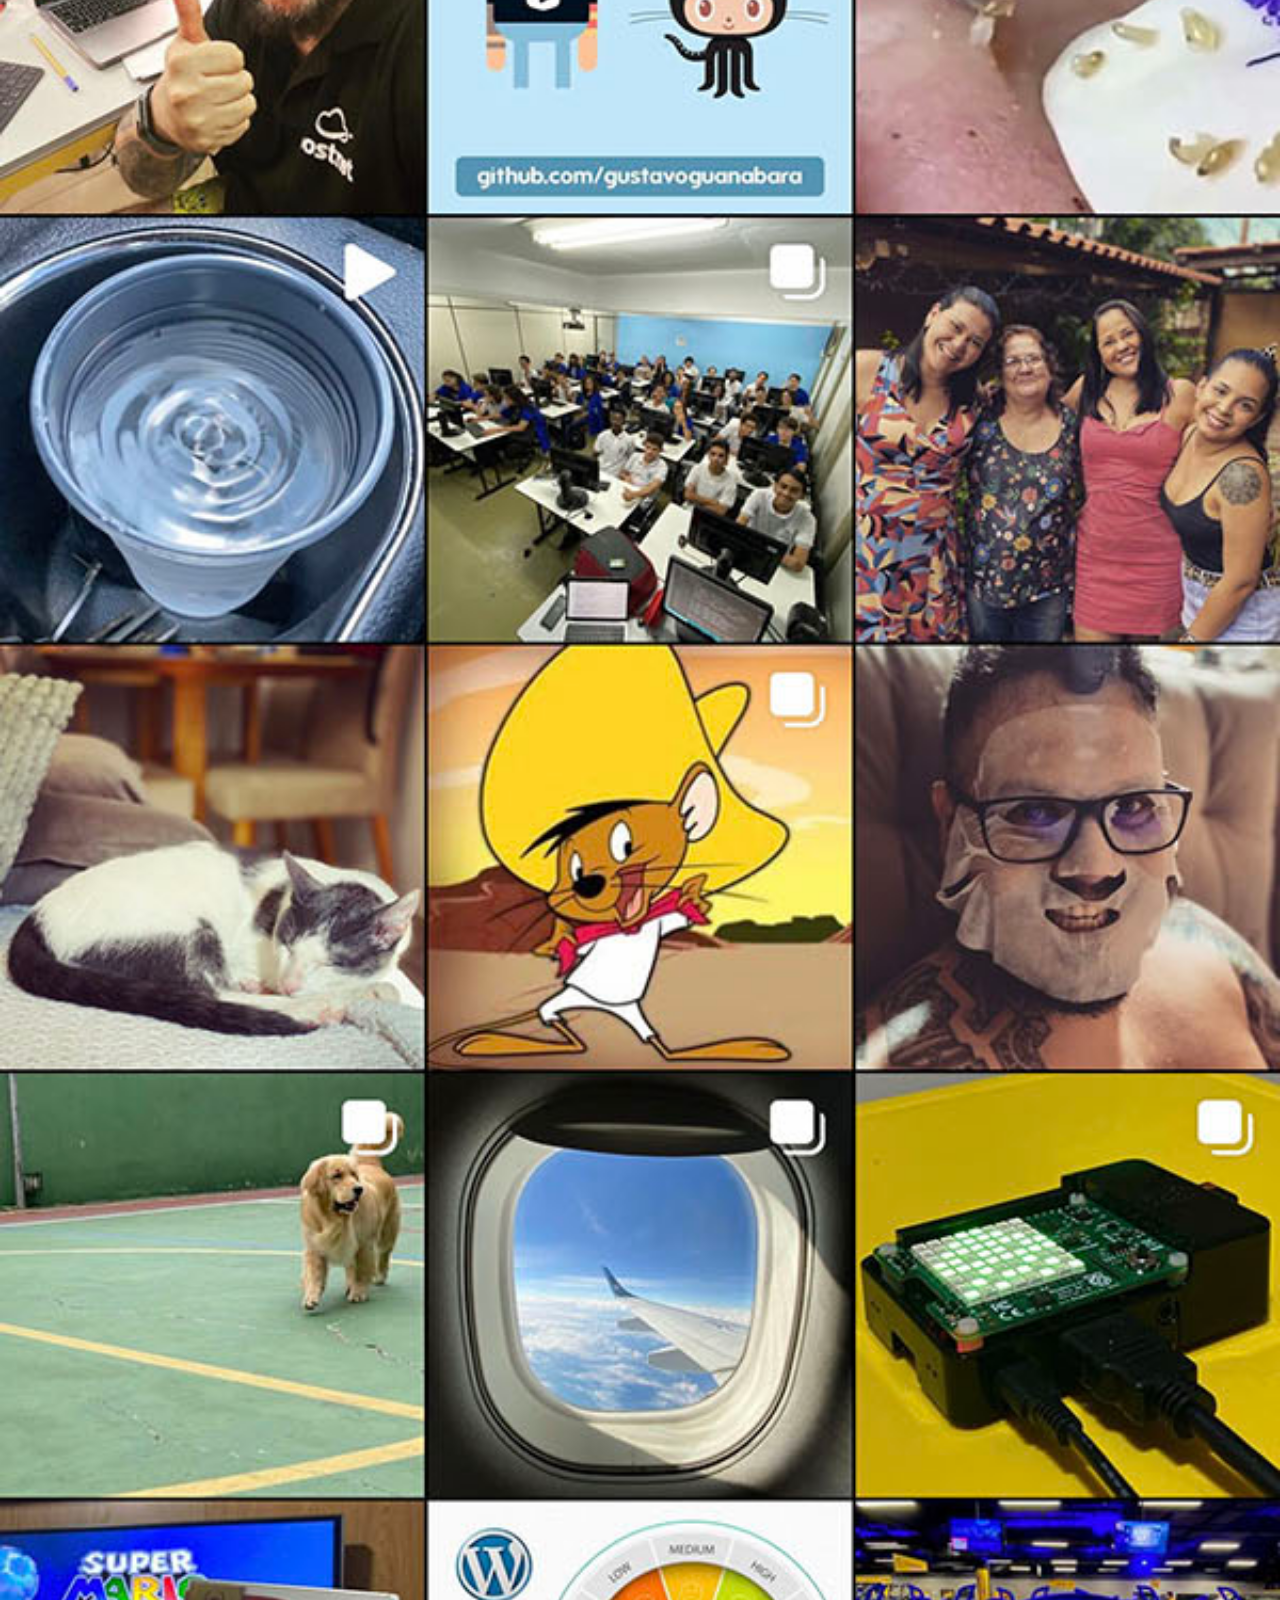
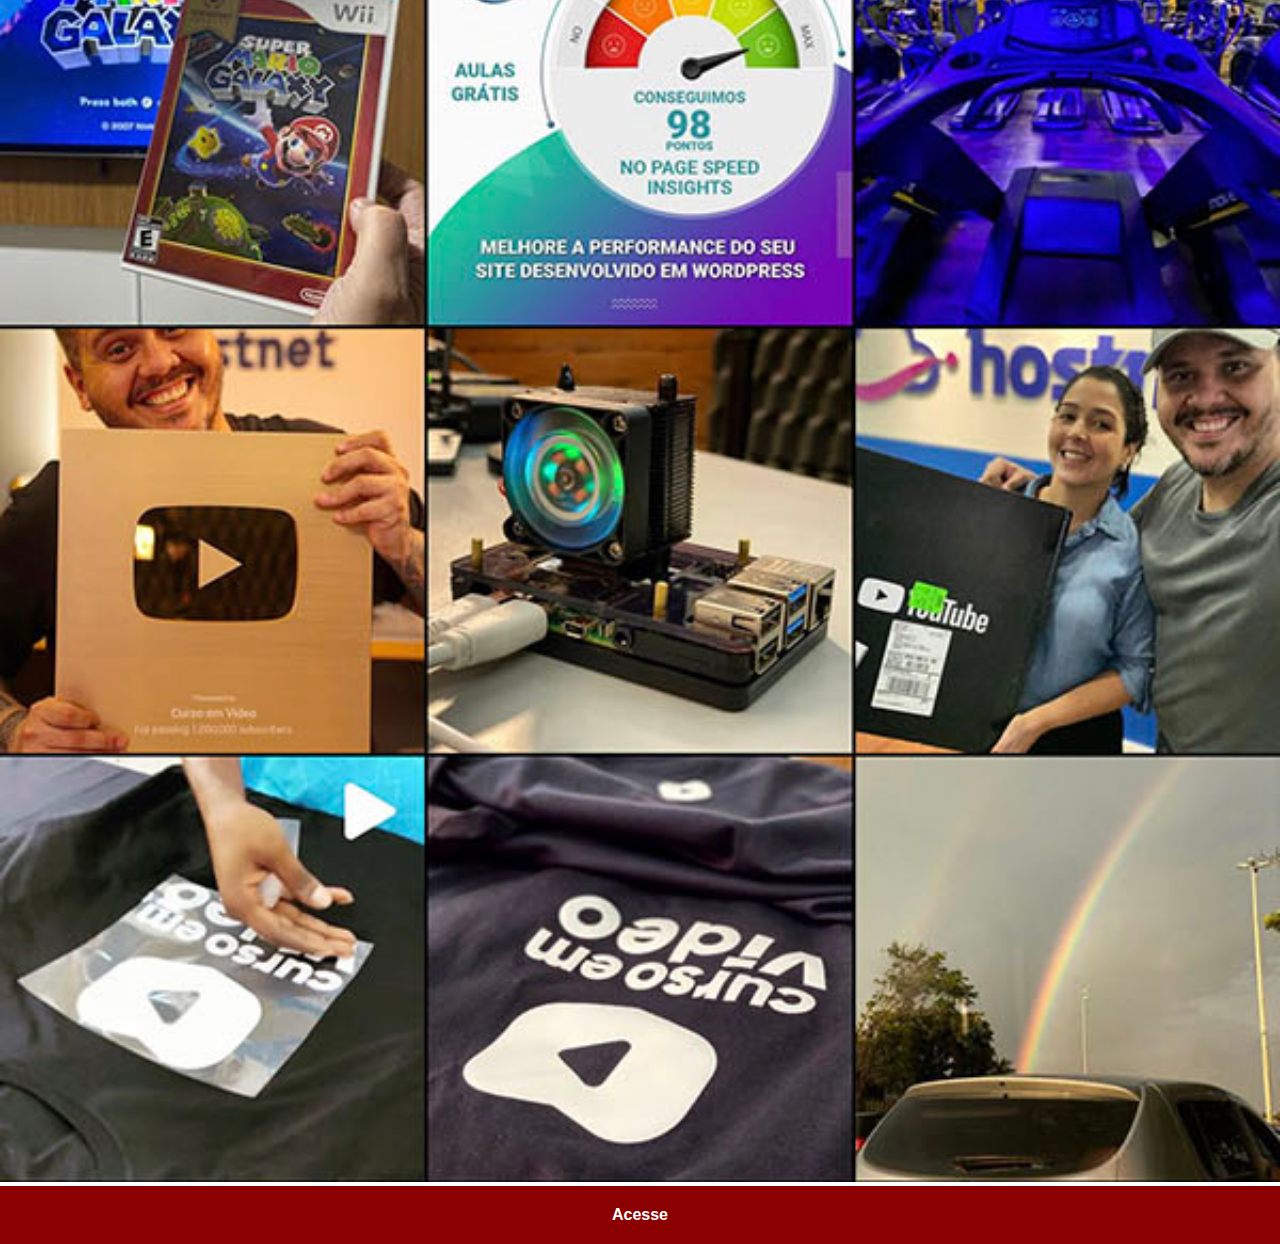
<file: instagram.html>
<!DOCTYPE html>
<html lang="pt-br">
<head>
    <meta charset="UTF-8">
    <meta name="viewport" content="width=device-width, initial-scale=1.0">
    <title>Instagram</title>
    <link rel="stylesheet" href="estilos/social.css">
</head>
<body>
    <img src="imagens/tela-instagram.jpg" alt="Instagram">
    <a href="https://www.instagram.com/gustavoguanabara" target="_blank">Acesse</a>
</body>
</html>
</file>
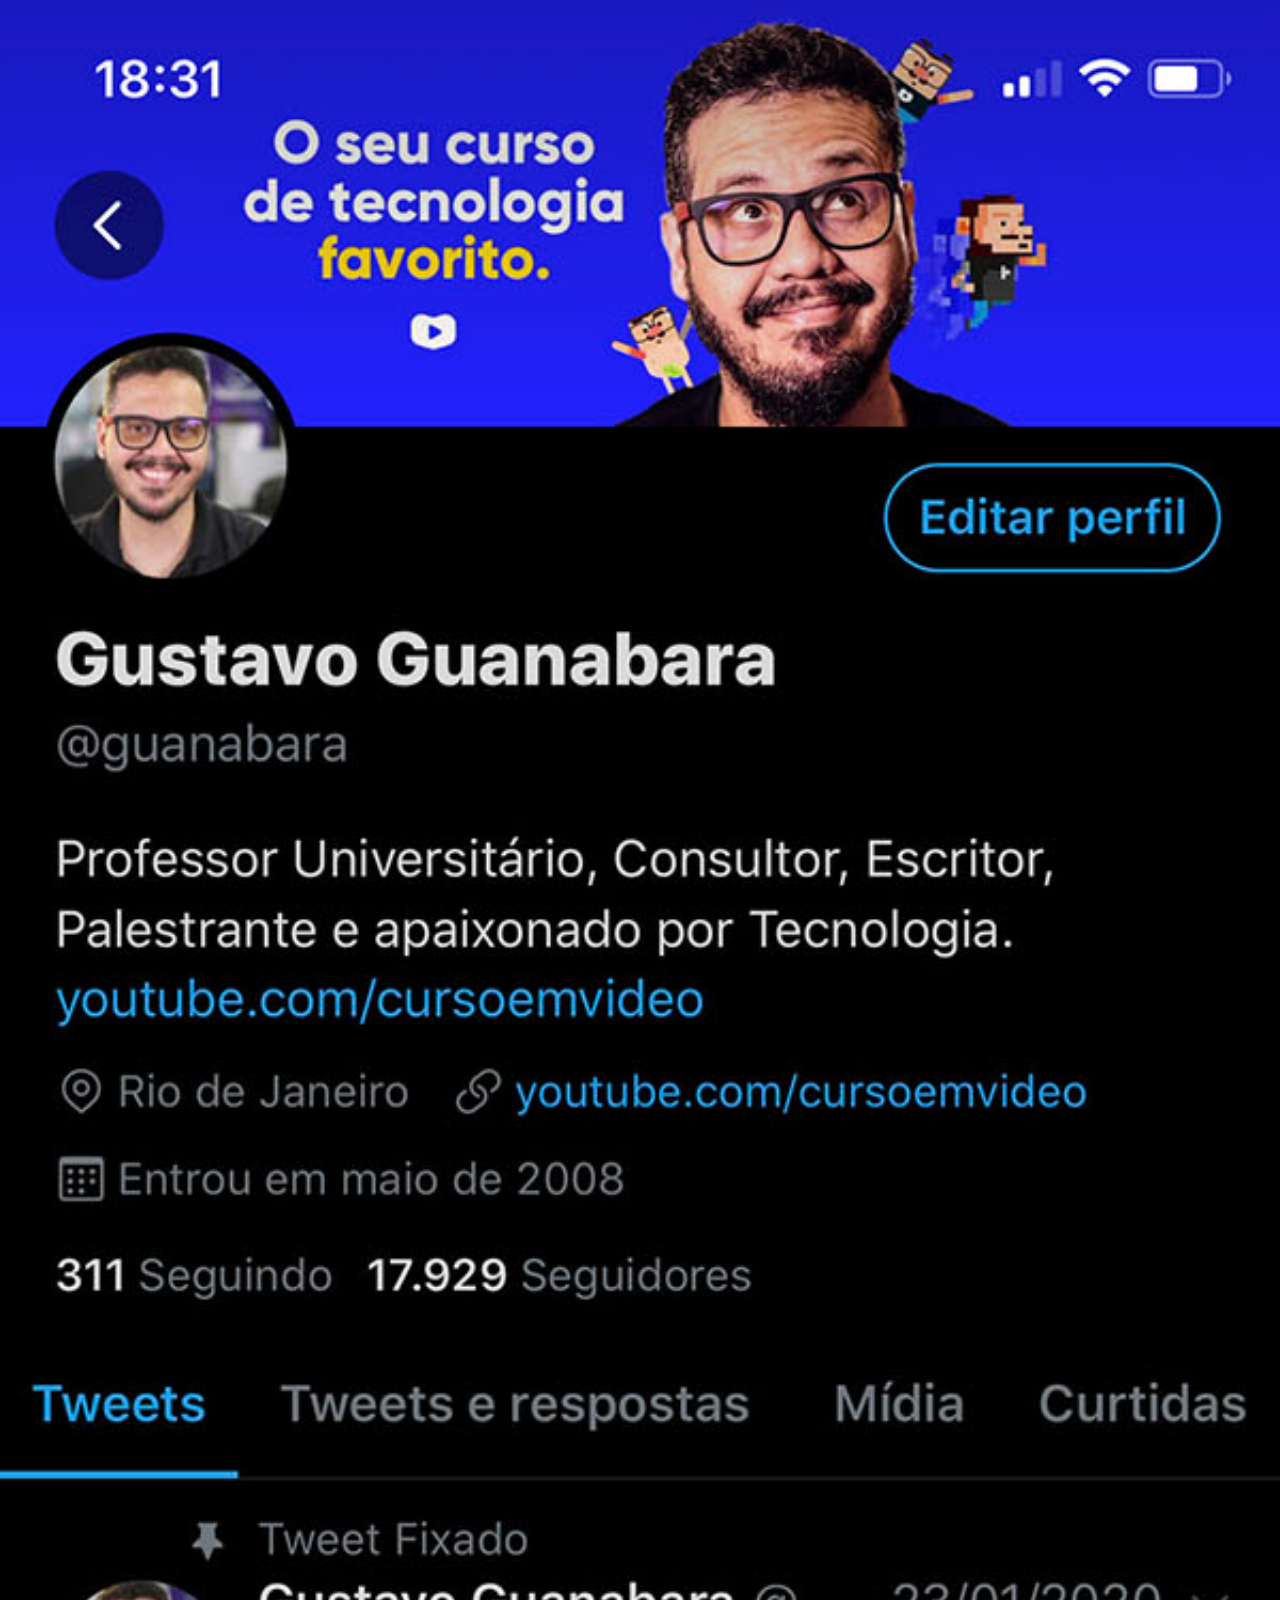
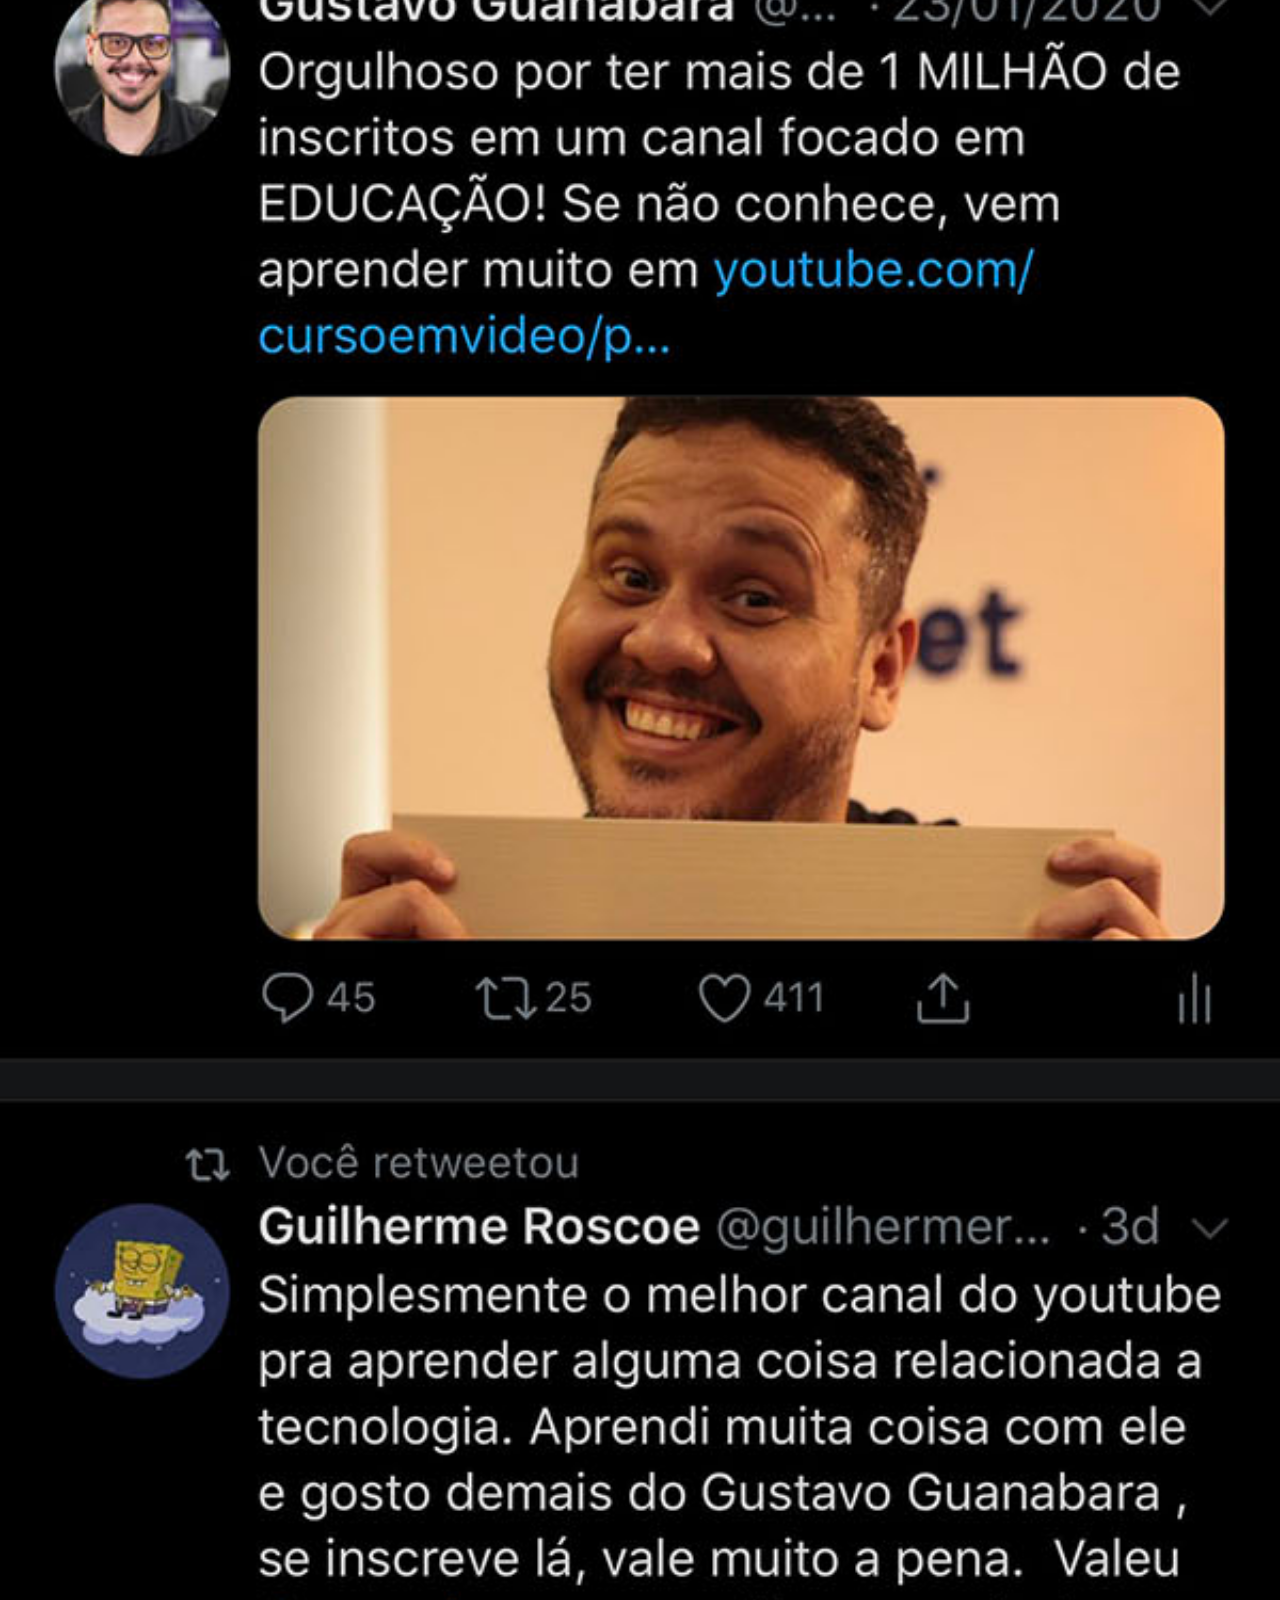
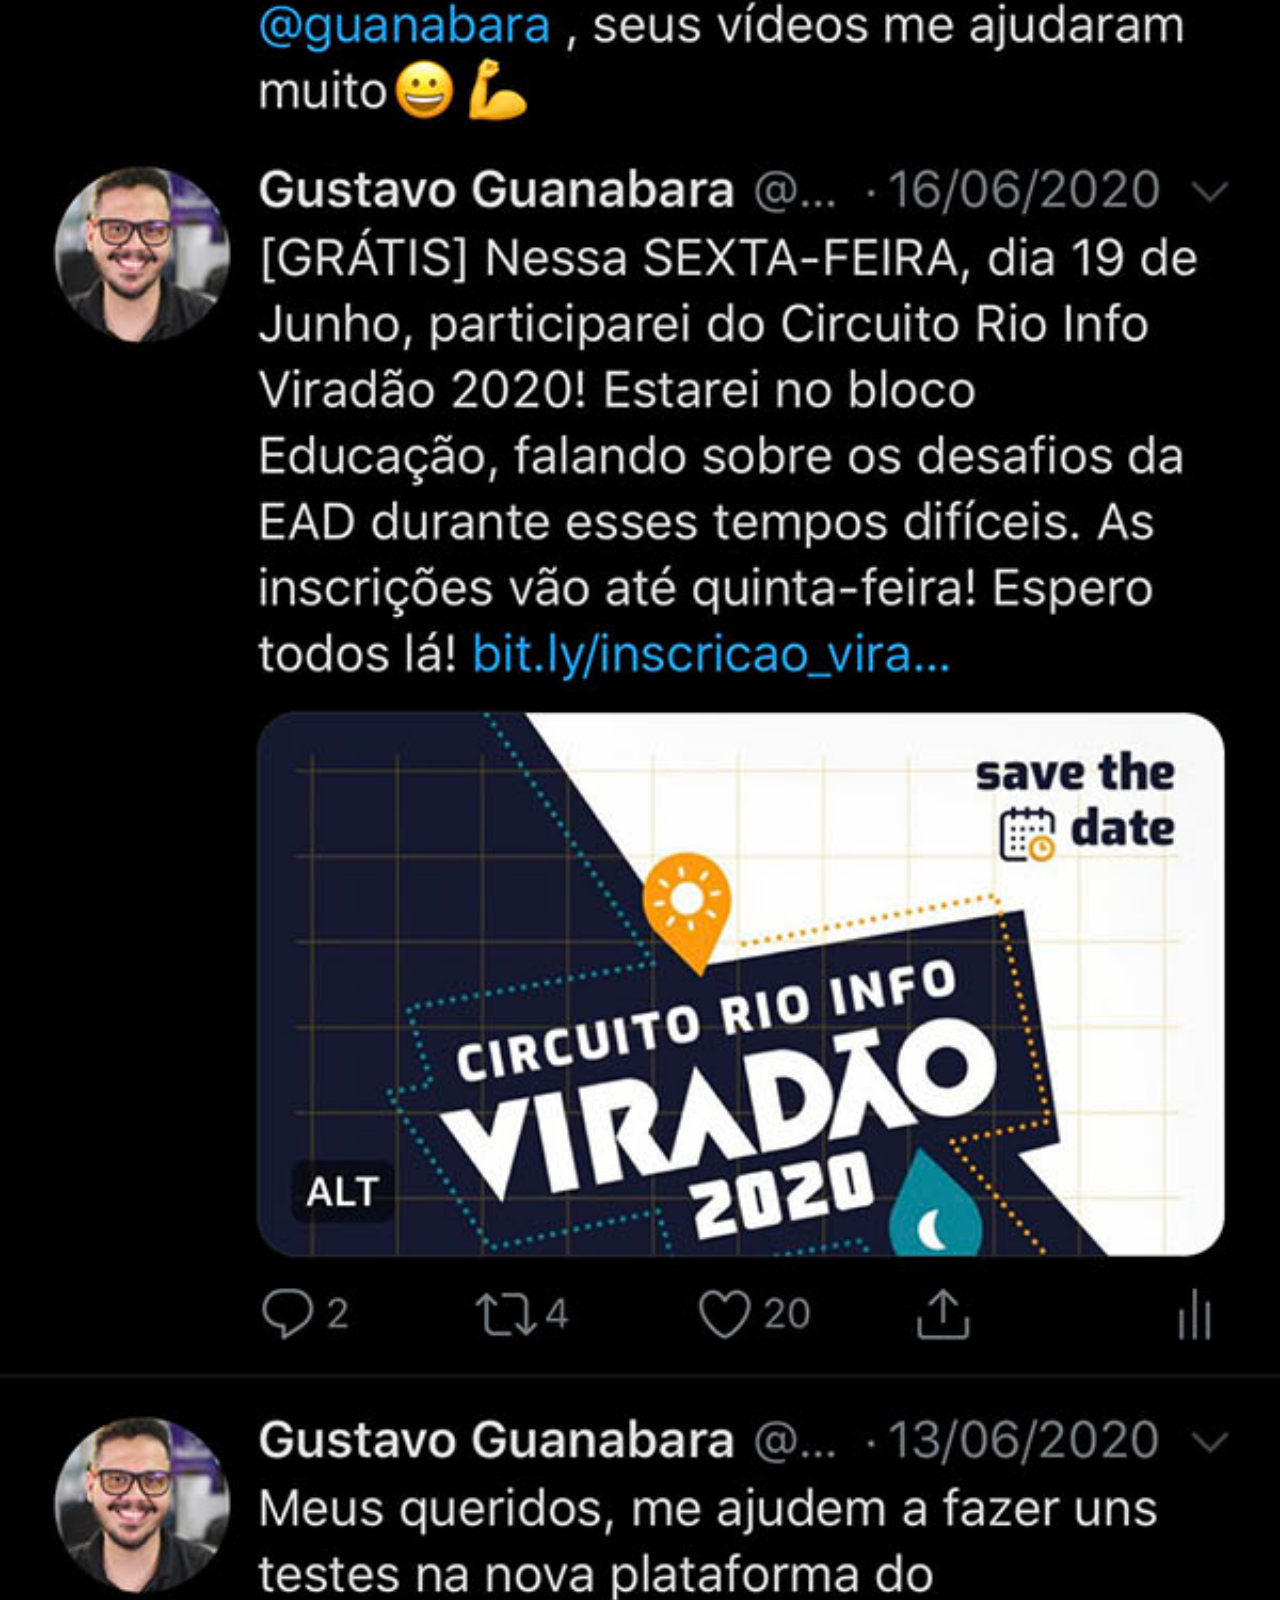
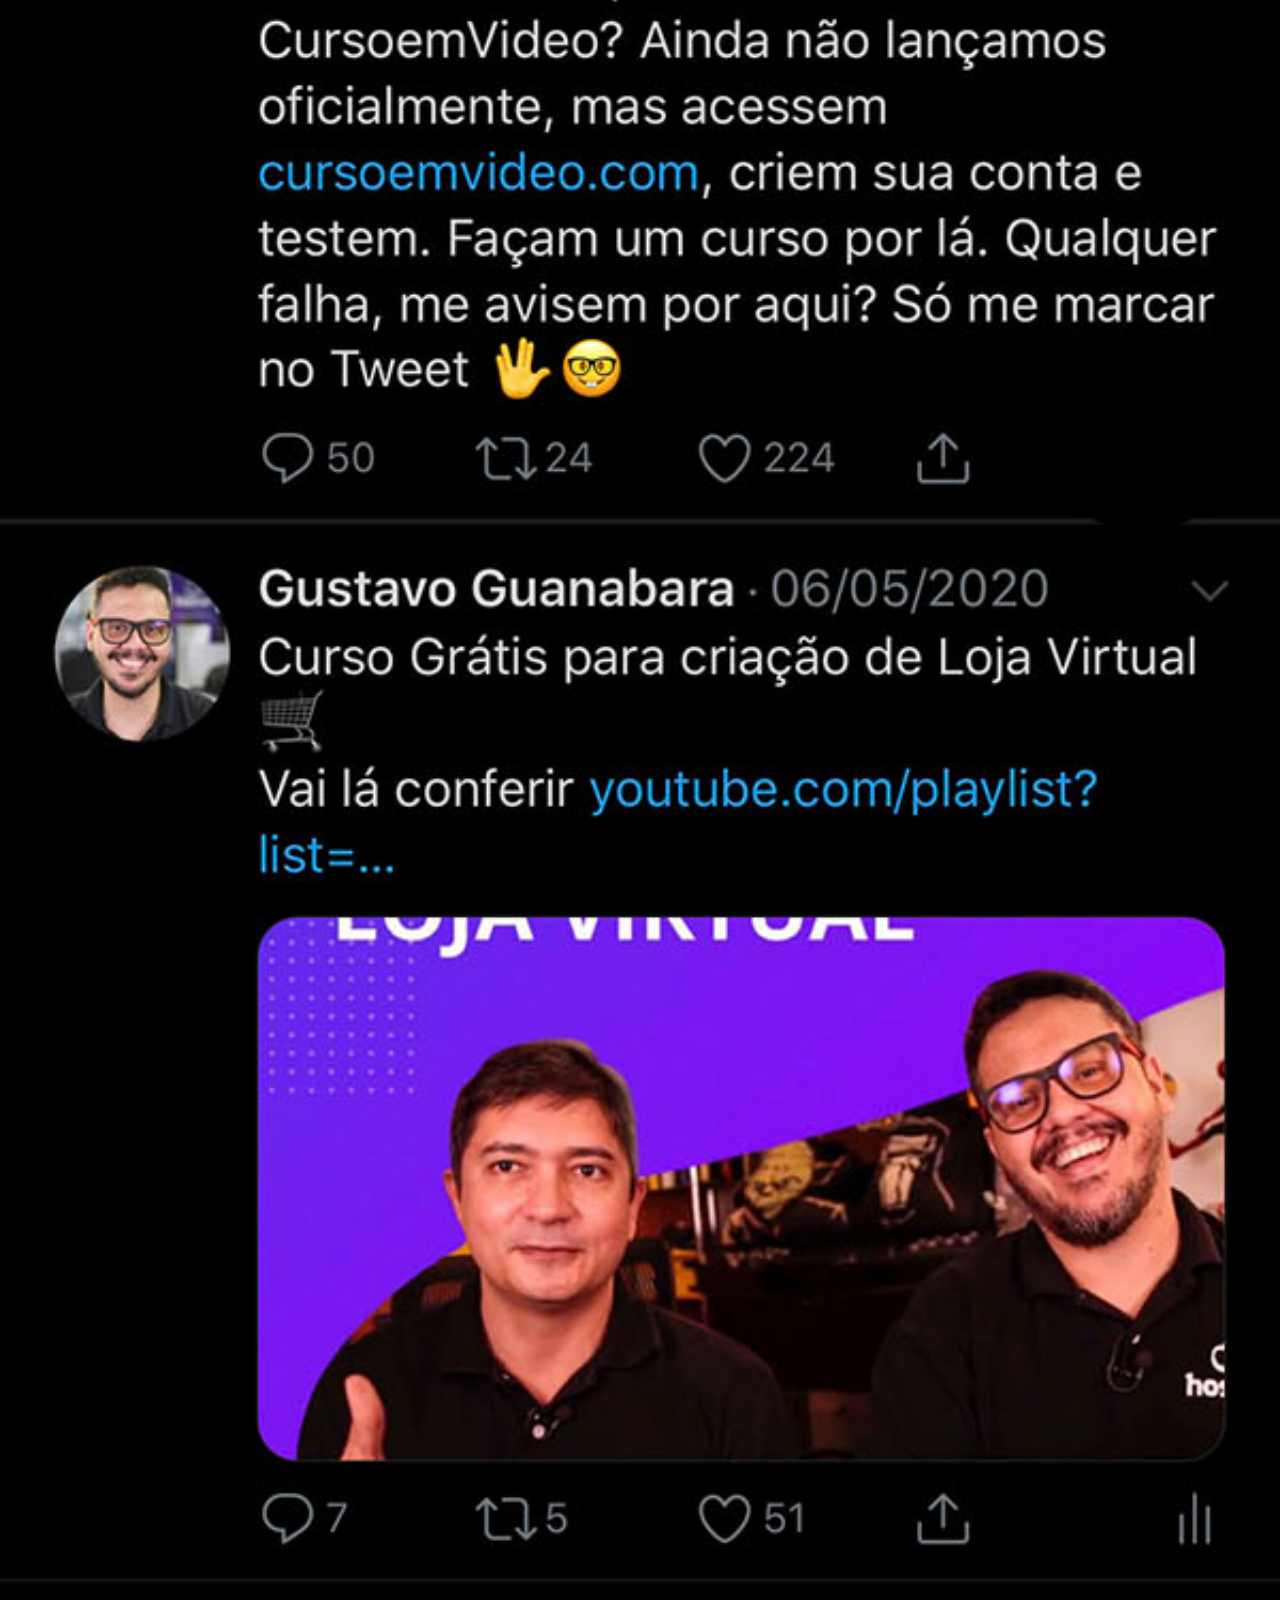
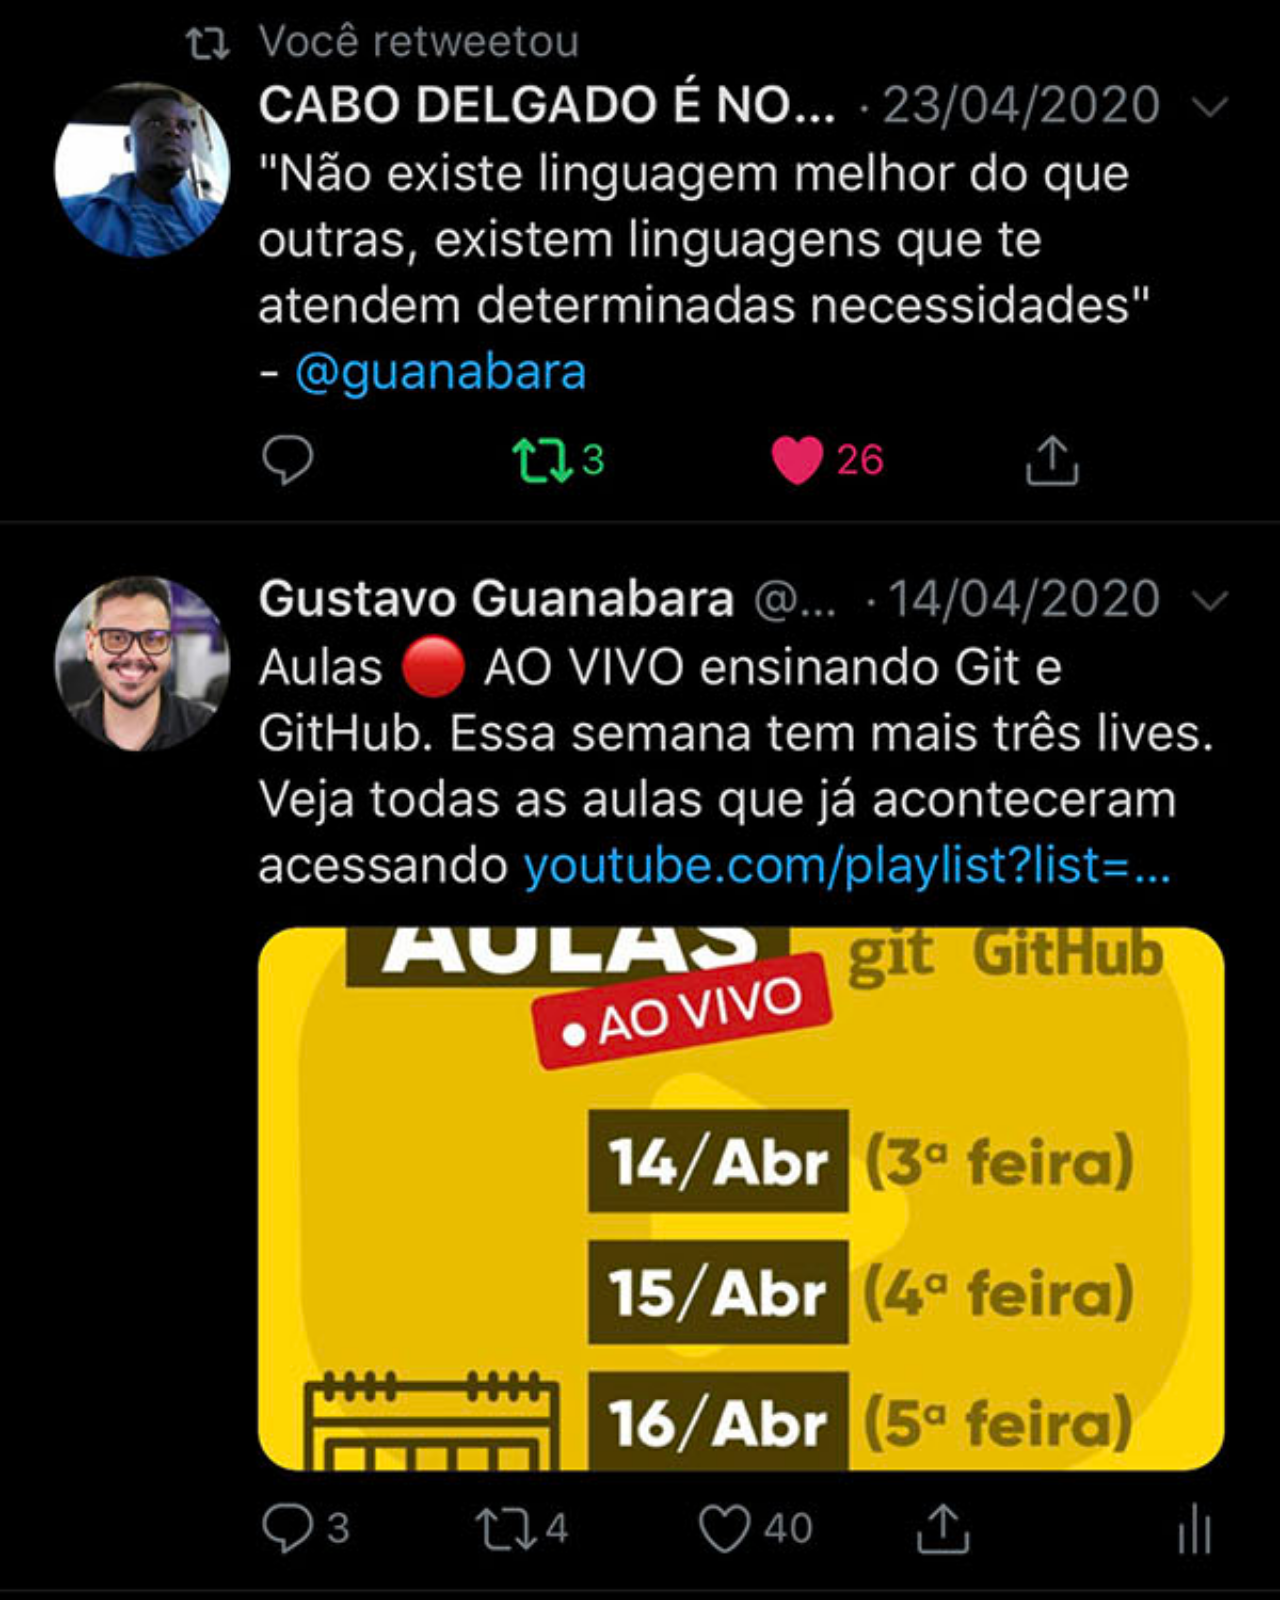
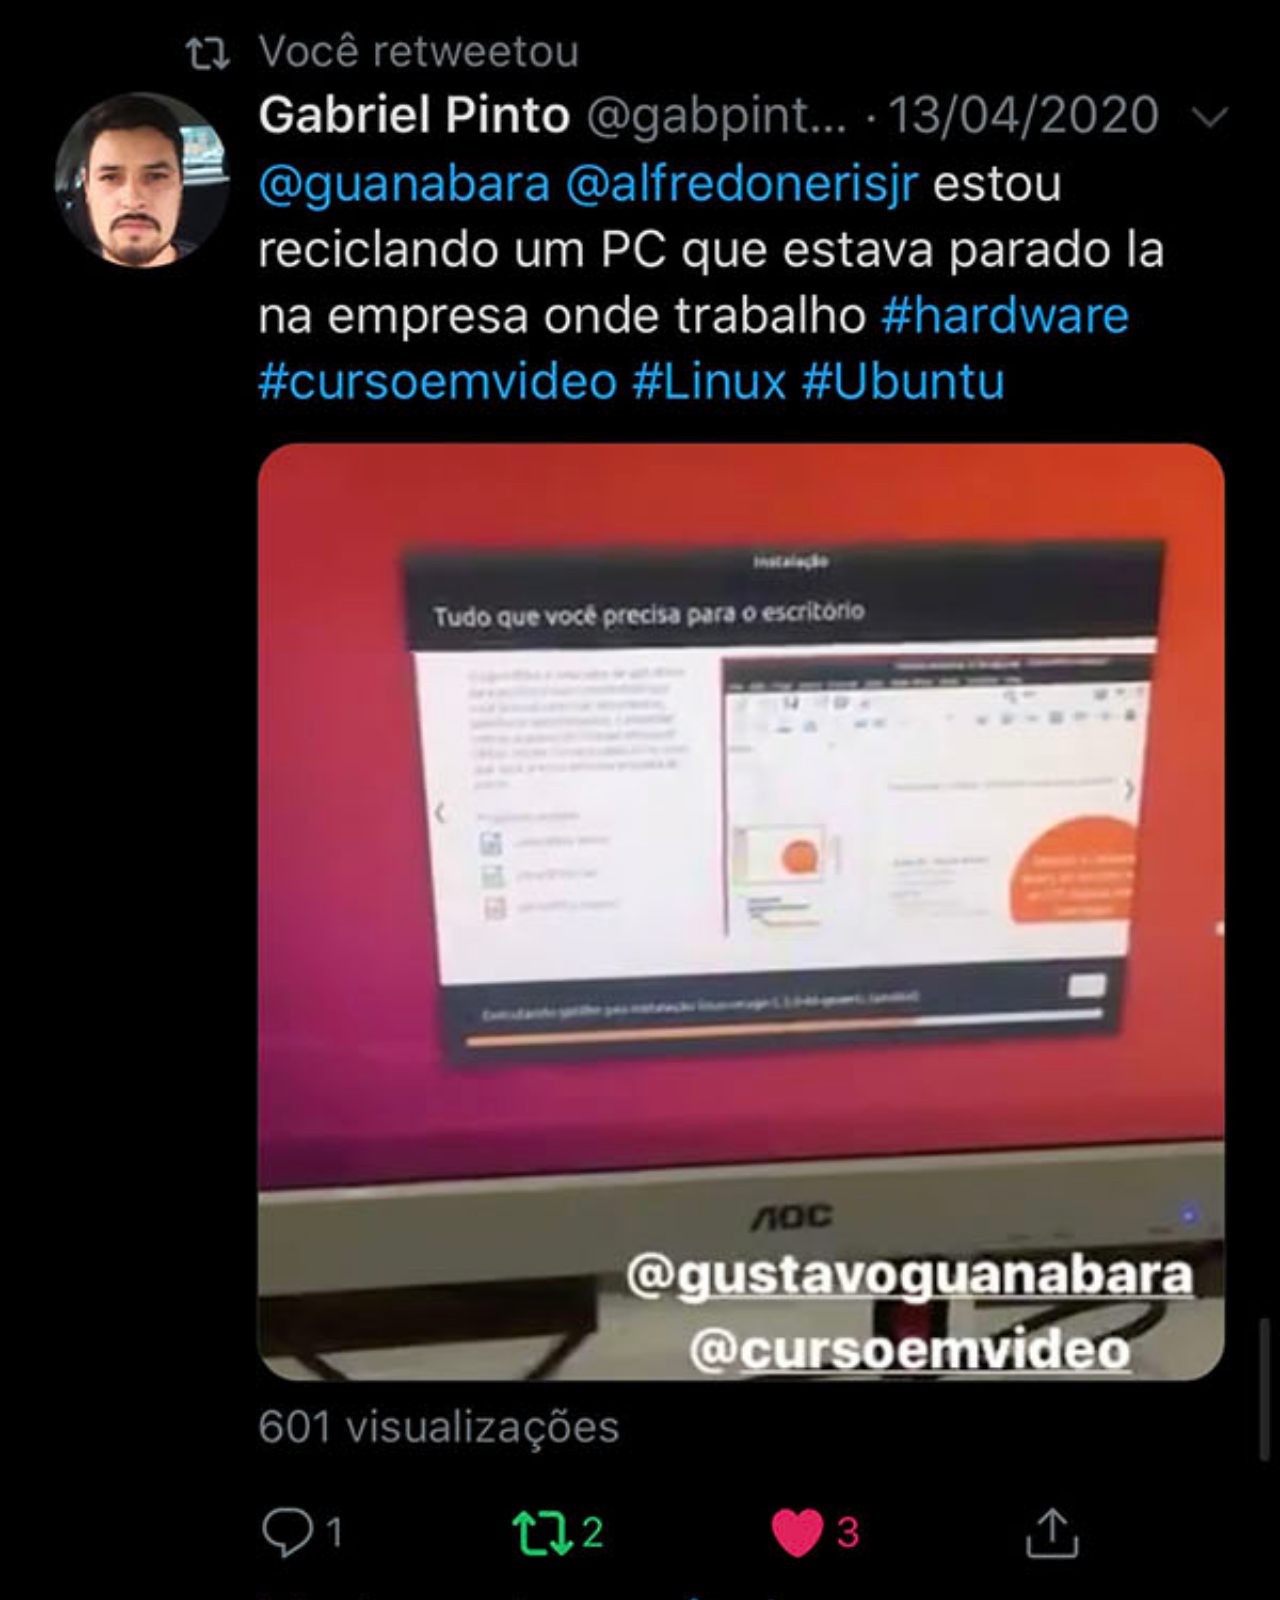
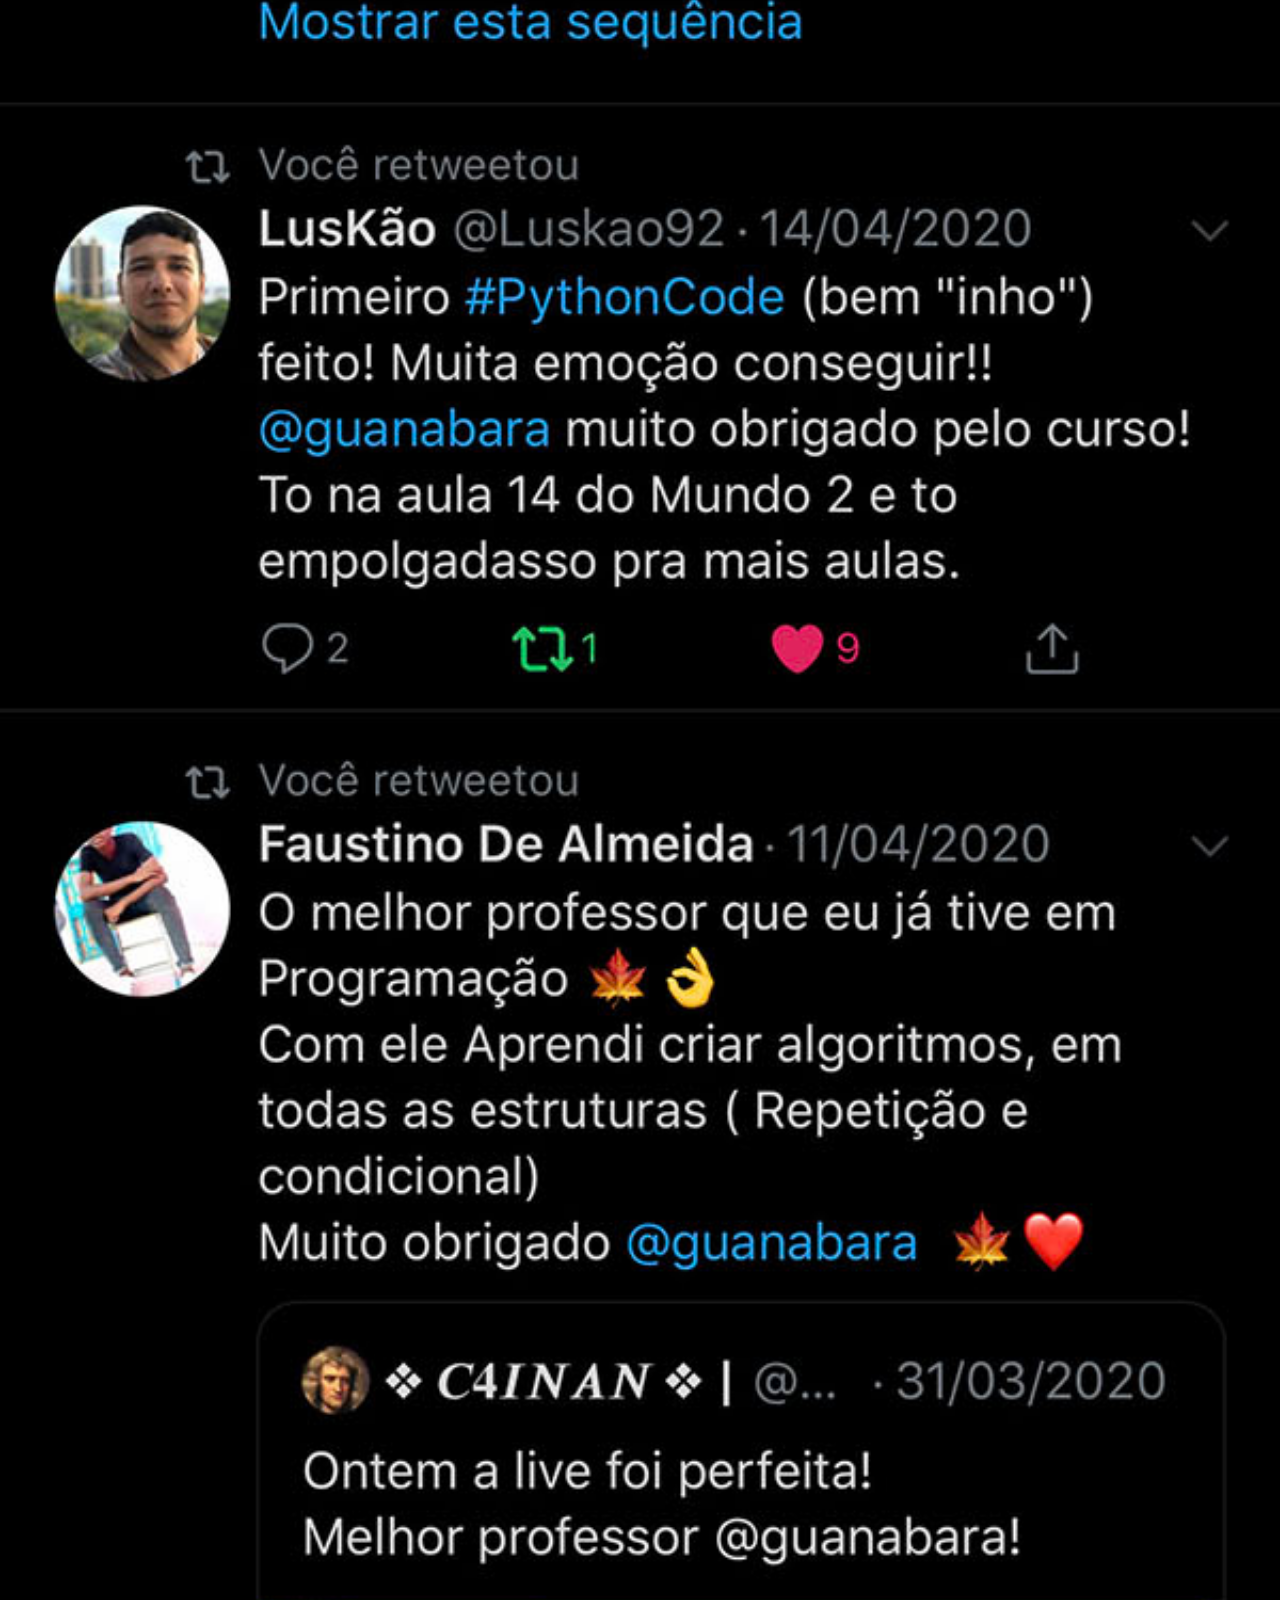
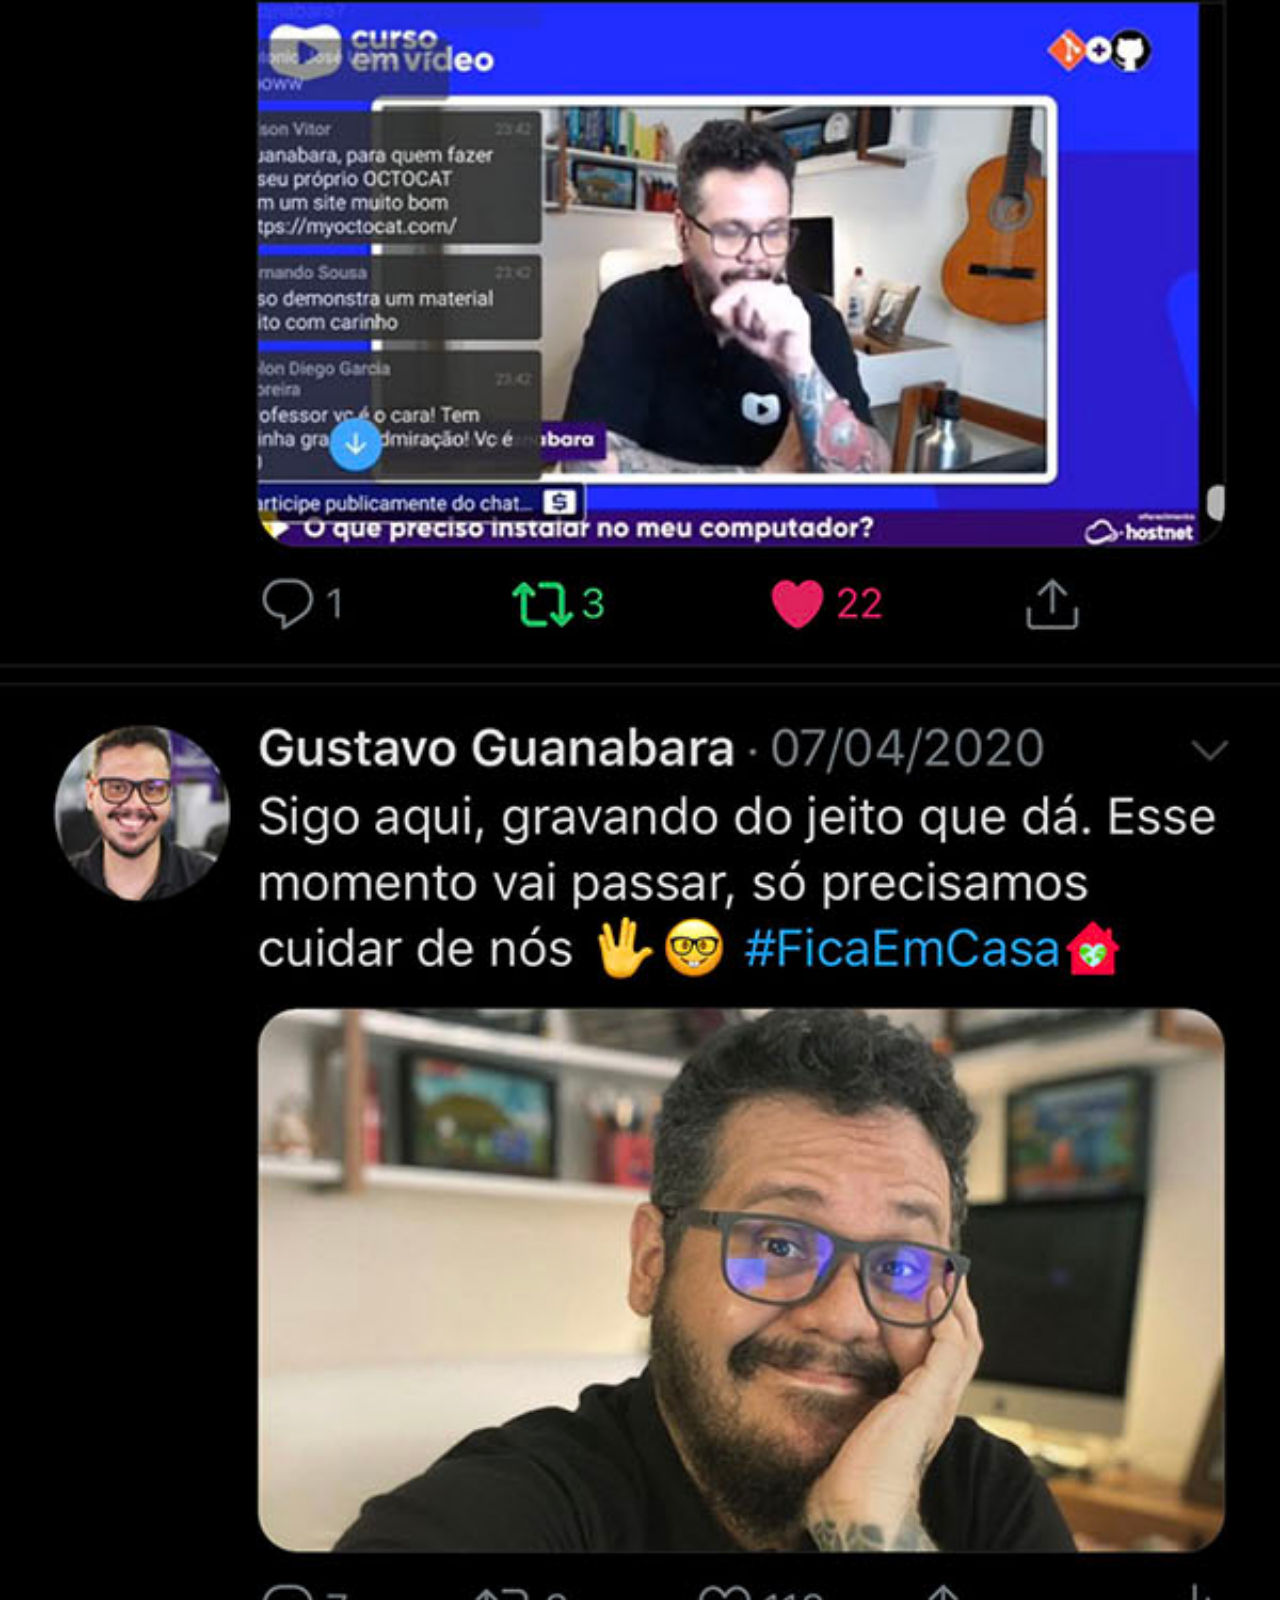
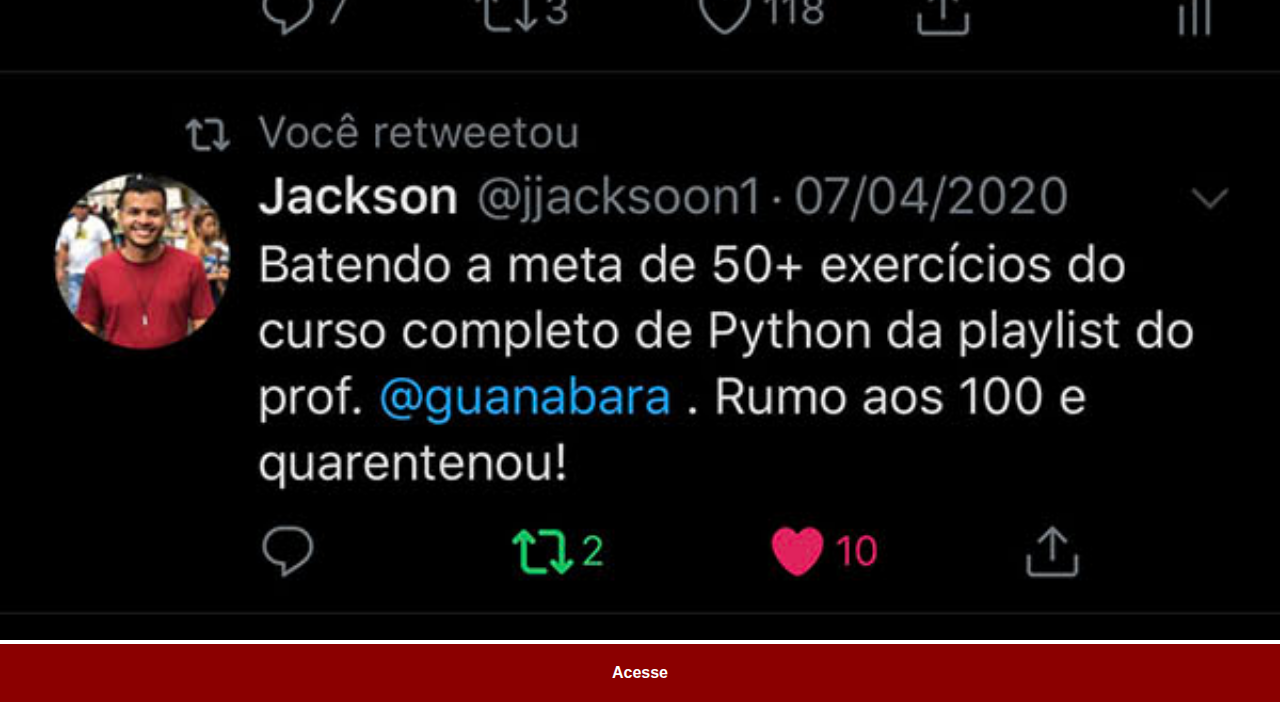
<file: twitter.html>
<!DOCTYPE html>
<html lang="pt-br">
<head>
    <meta charset="UTF-8">
    <meta name="viewport" content="width=device-width, initial-scale=1.0">
    <title>Twitter</title>
    <link rel="stylesheet" href="estilos/social.css">
</head>
<body>
    <img src="imagens/tela-twitter.jpg" alt="Twitter">
    <a href="https://www.twitter.com/gustavoguanabara" target="_blank">Acesse</a>
</body>
</html>
</file>
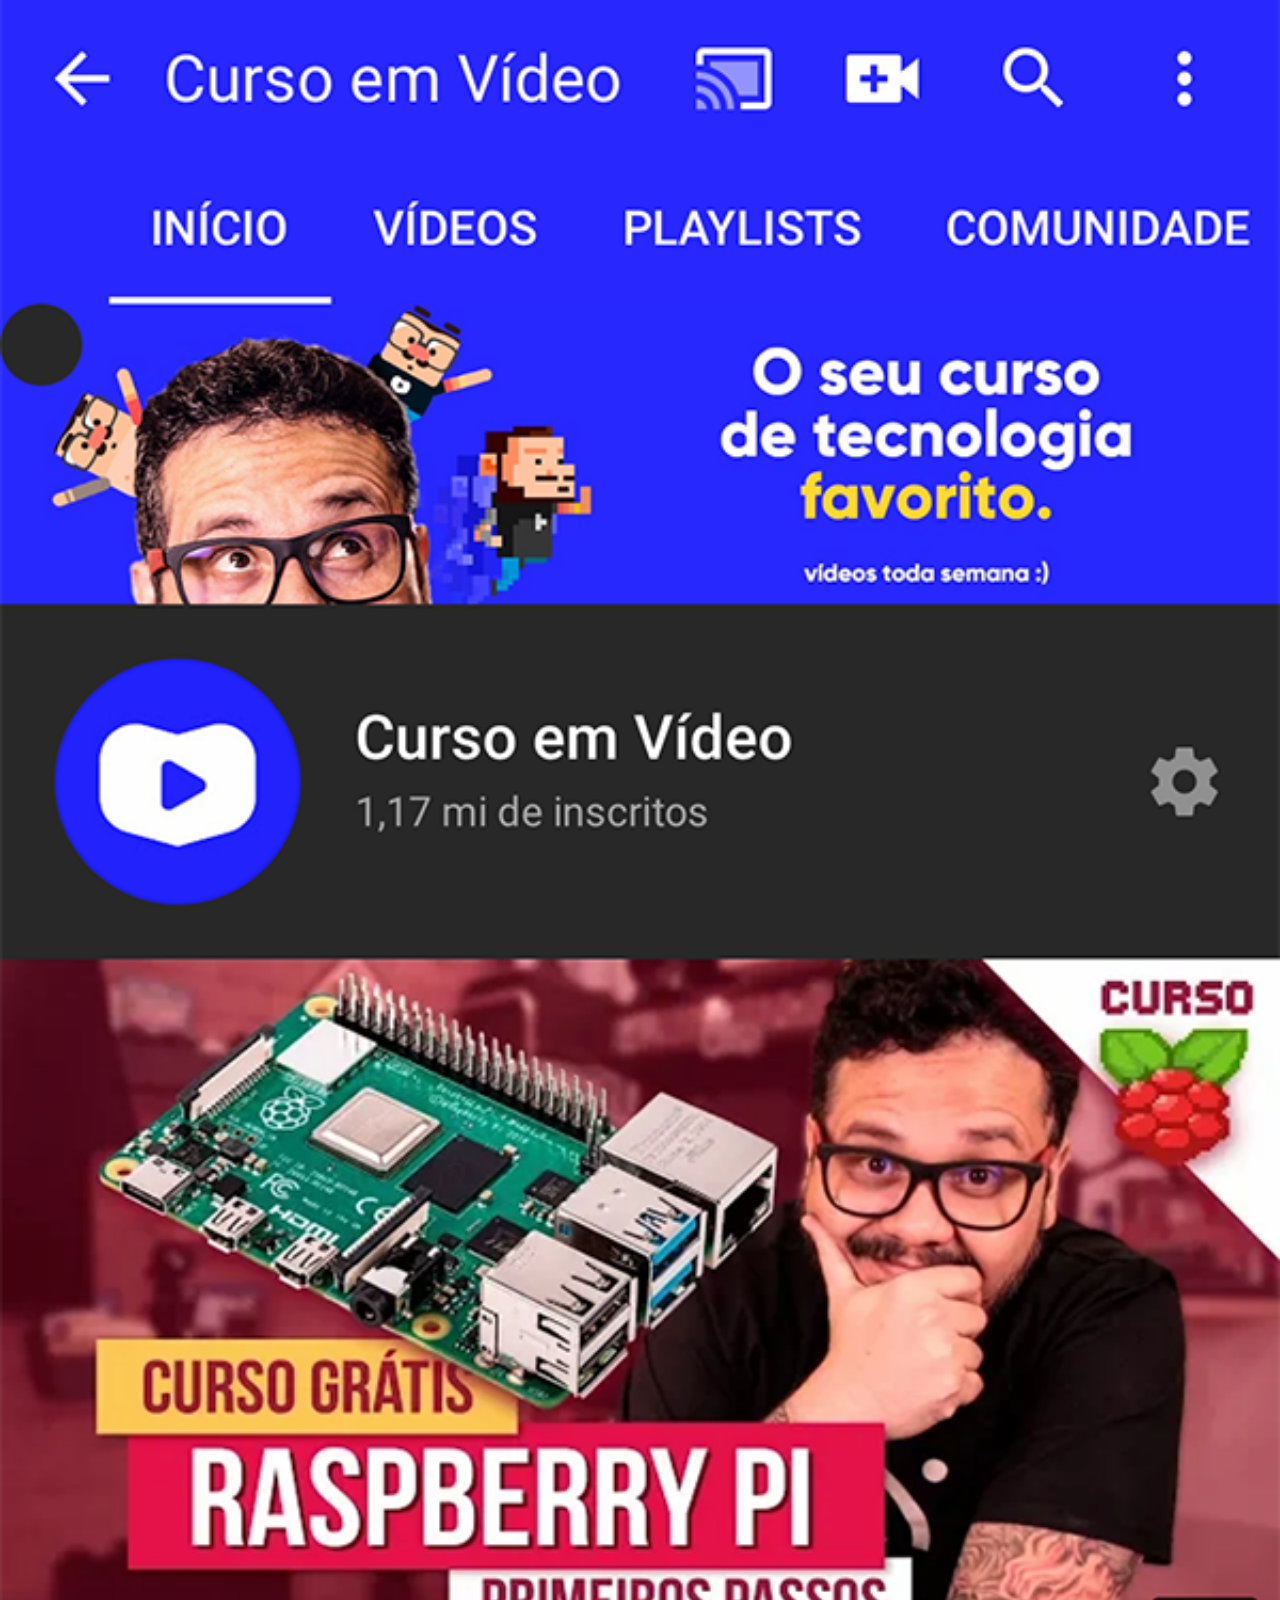
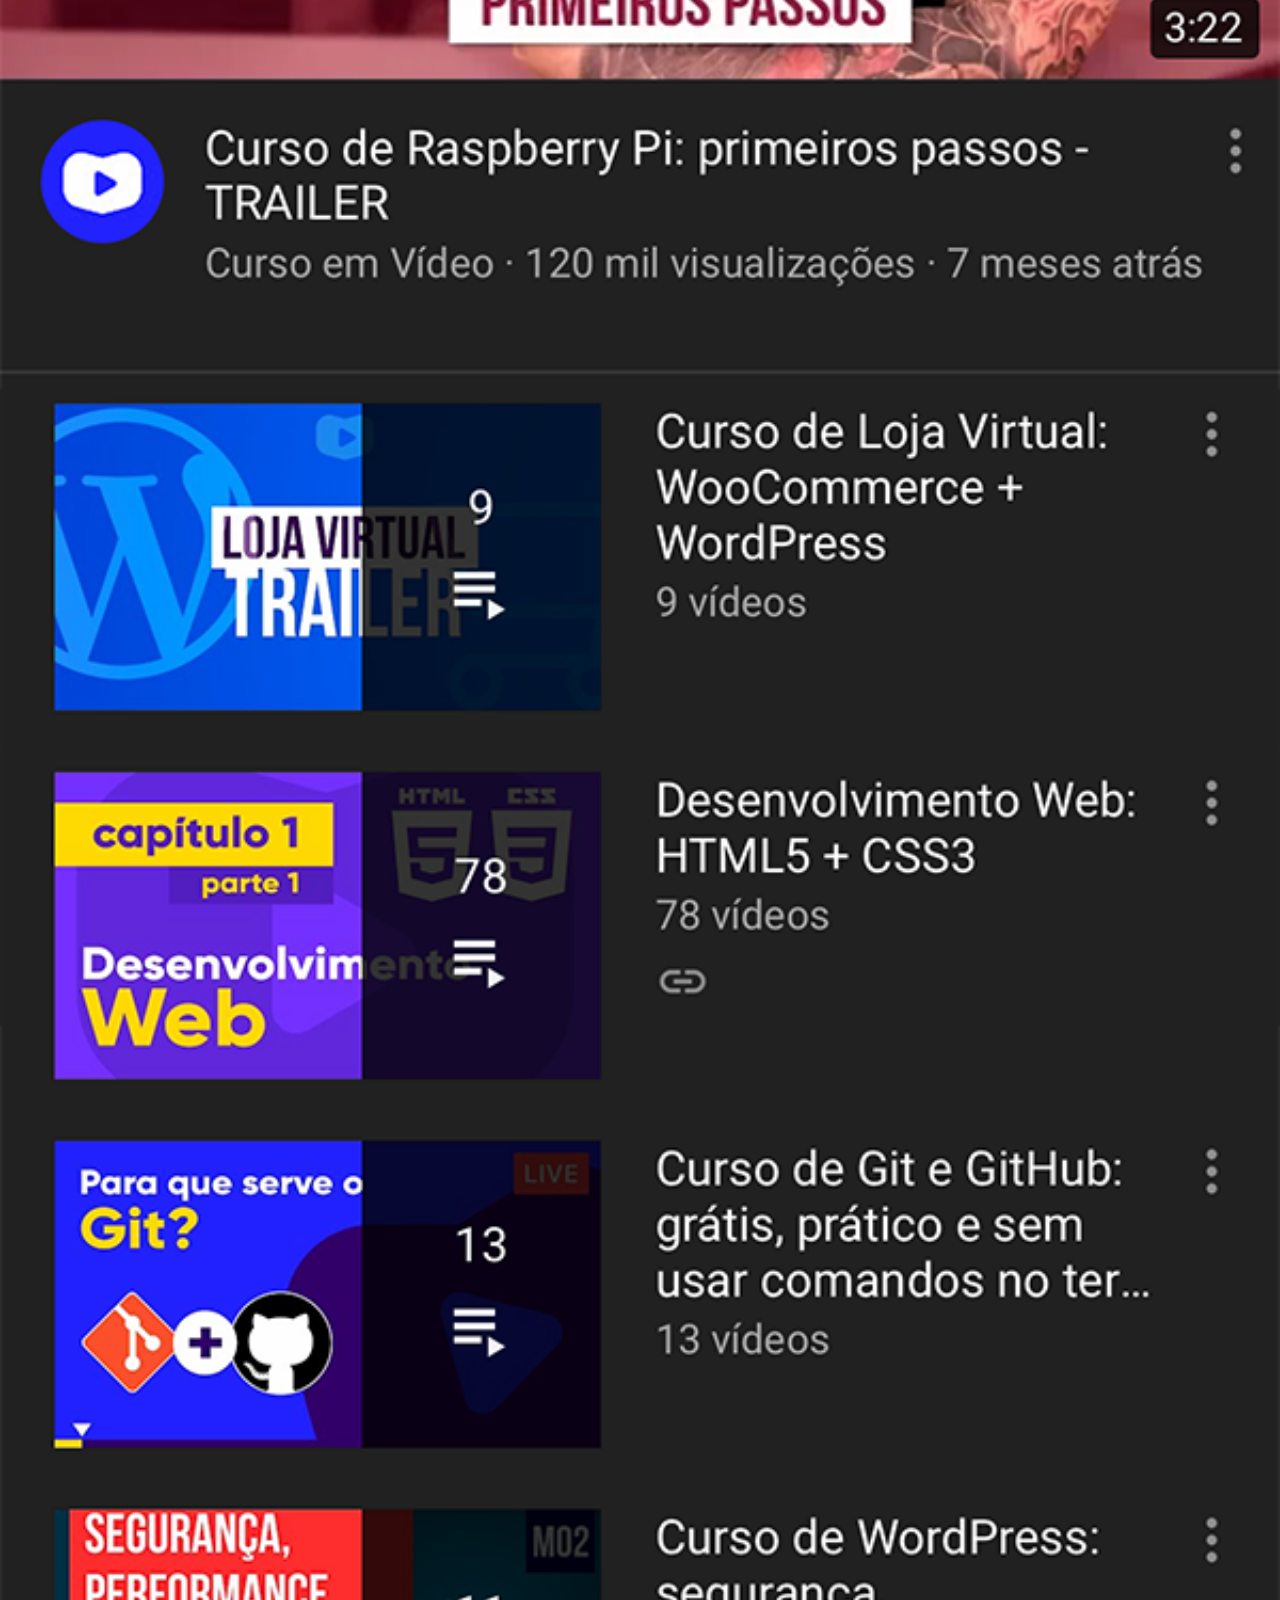
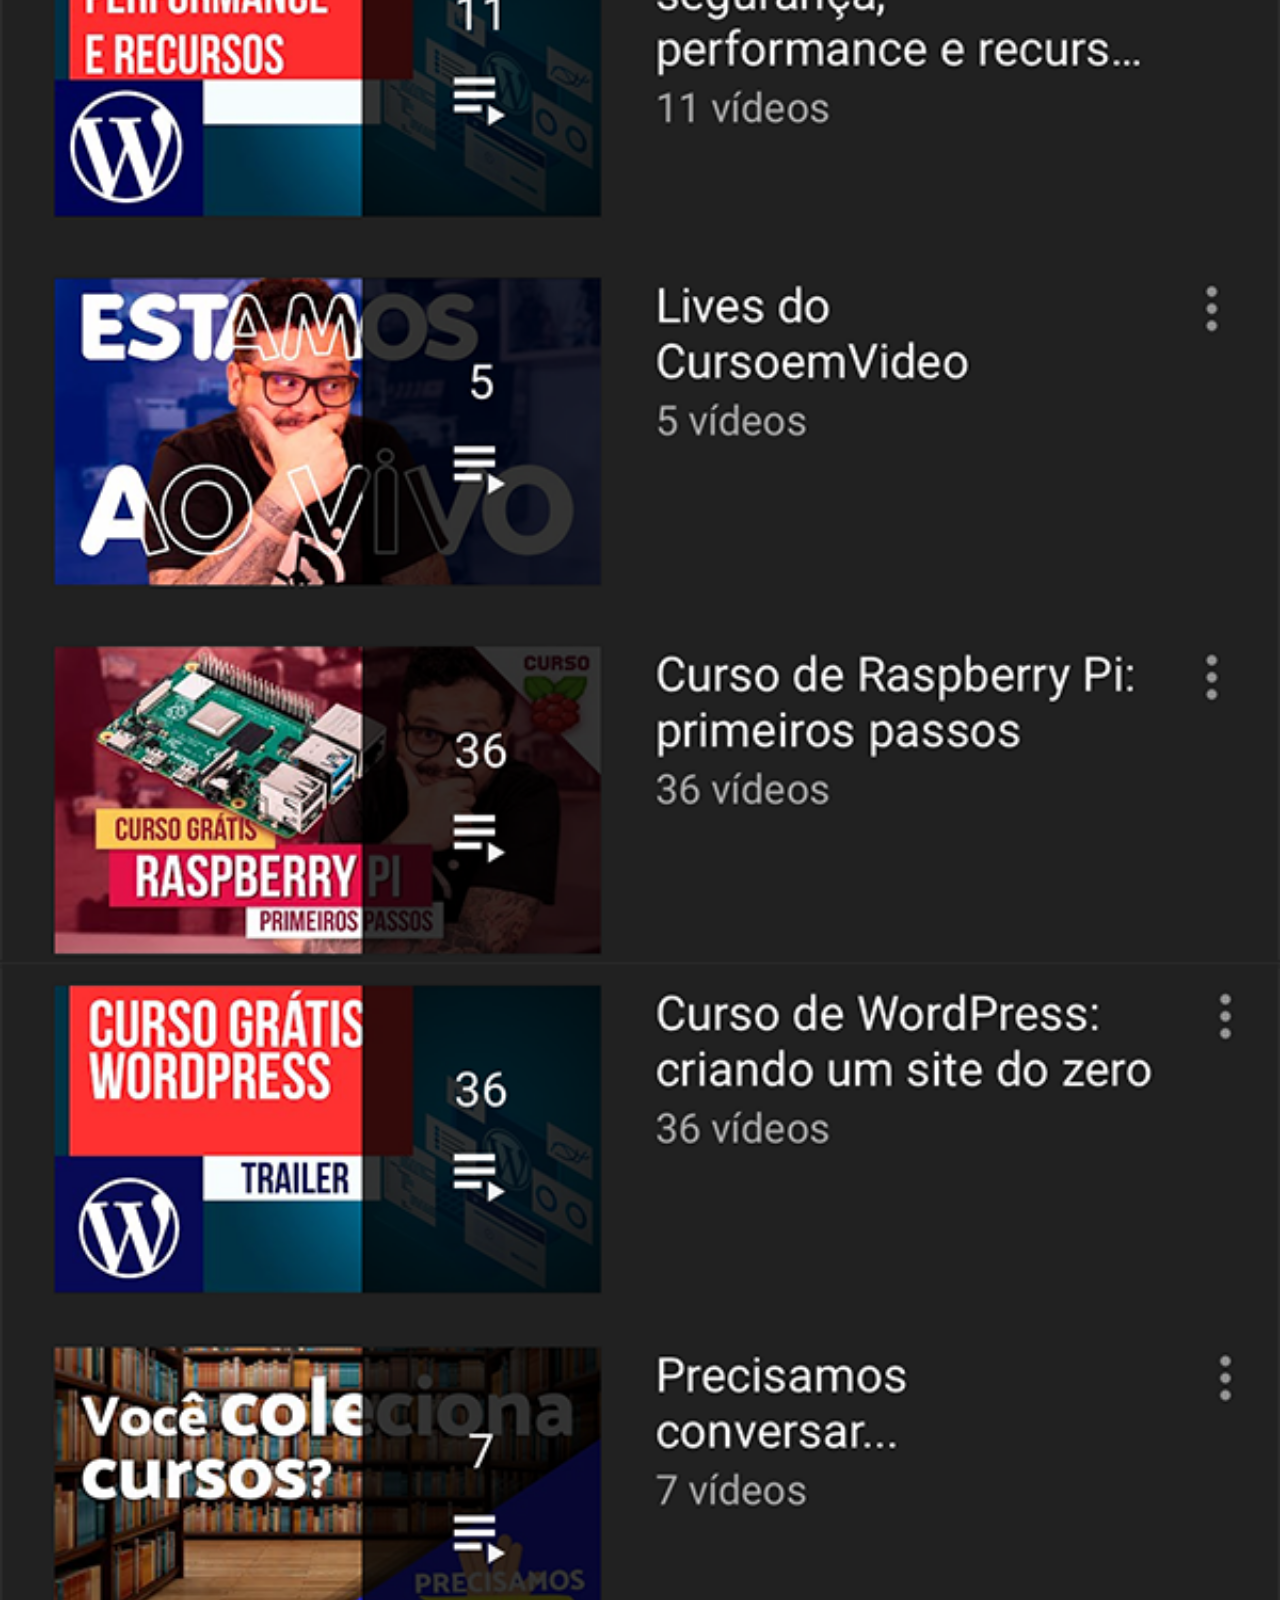
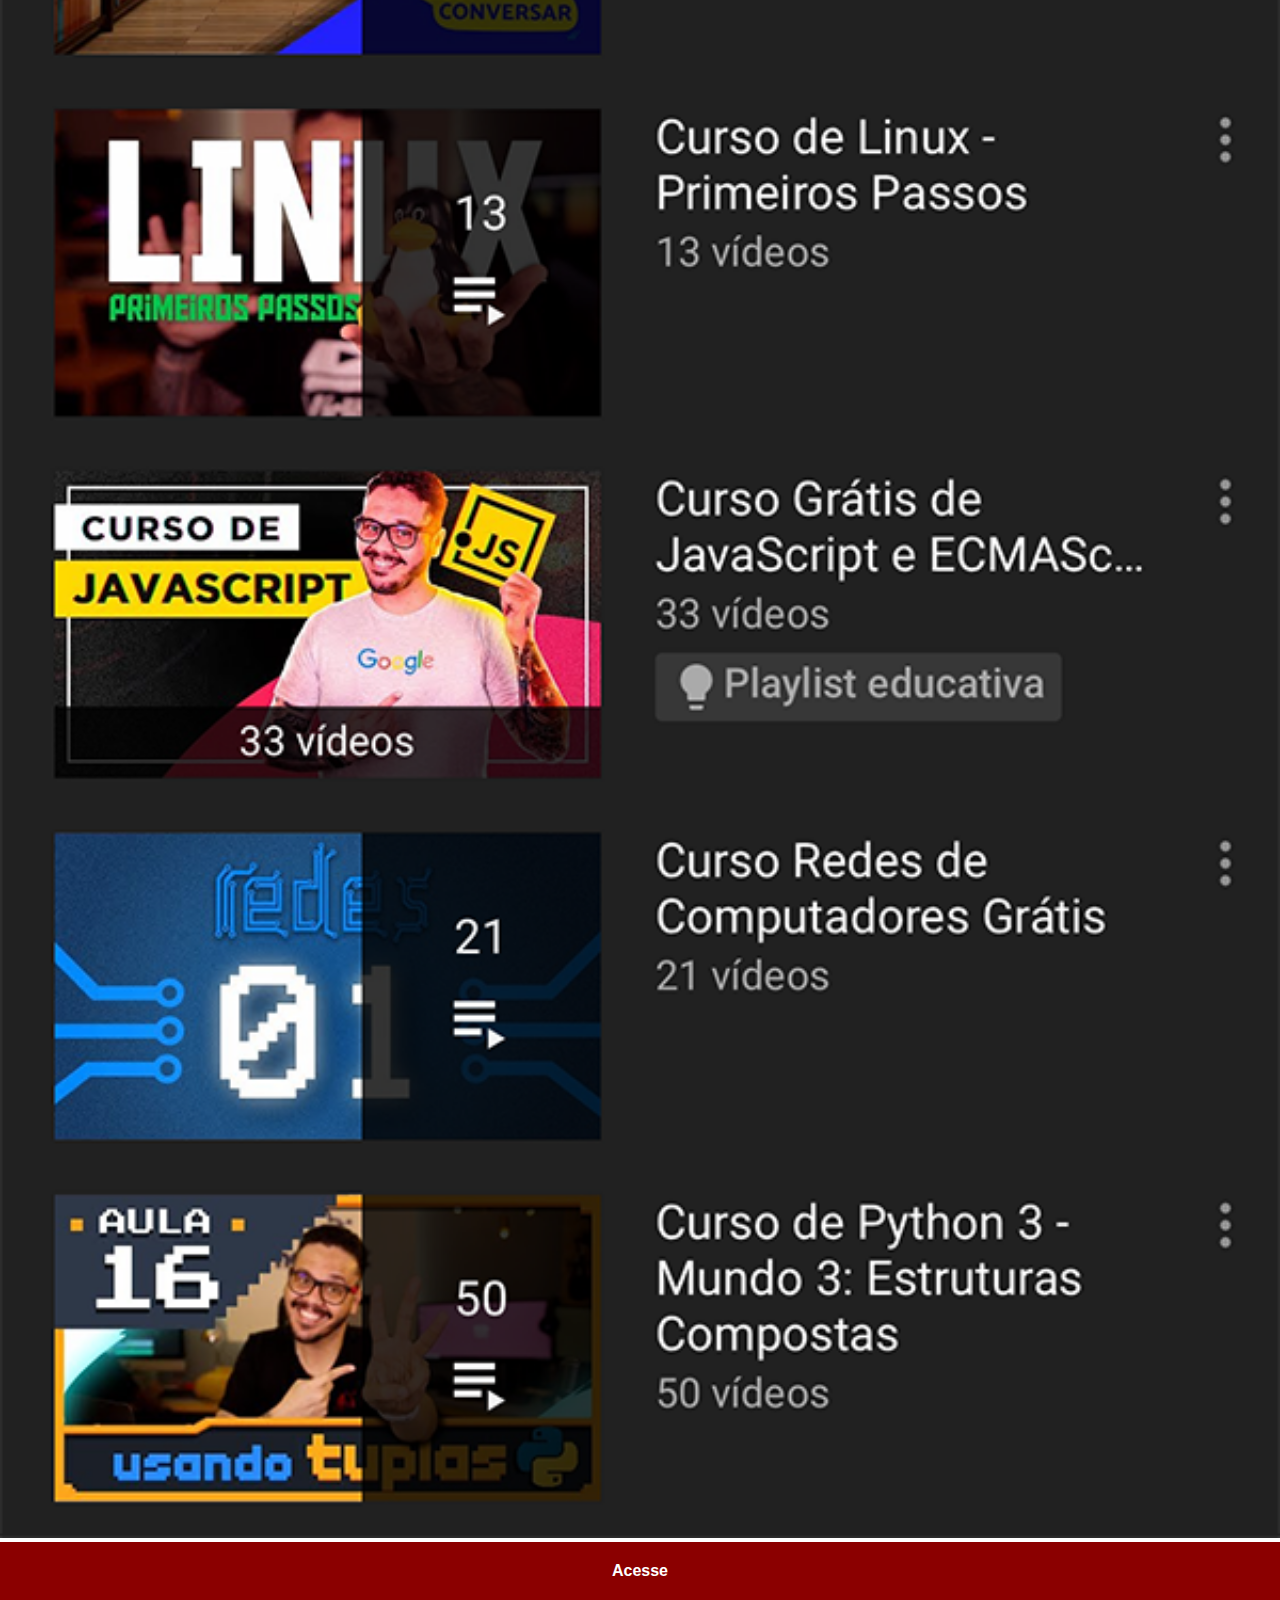
<file: youtube.html>
<!DOCTYPE html>
<html lang="pt-br">
<head>
    <meta charset="UTF-8">
    <meta name="viewport" content="width=device-width, initial-scale=1.0">
    <title>Youtube</title>
    <link rel="stylesheet" href="estilos/social.css">
</head>
<body>
    <img src="imagens/tela-youtube.png" alt="Youtube">
    <a href="https://www.youtube.com/c/CursoemV%C3%ADdeo" target="_blank">Acesse</a>
</body>
</html>
</file>
<file: estilos/style.css>
@charset "UTF-8";

*{
    font-family: Arial, Helvetica, sans-serif;
    margin: 0px;
    padding: 0px;
}

html,body{
    width: 100vw;
    height: 100vh;
    background-color: black;
}
body {
    background: url('../imagens/fundo-madeira.jpg') no-repeat top center;
    background-size: cover;
    background-attachment: fixed;
    
}

main{
    height: 100vh;
    position: relative;
}

section#telefone{
    height: 627px;
    width: 311px;
    top: 50%;
    left: 50%;
    transform: translate(-50%, -50%);
    position: absolute;
    background:url("../imagens/frame-iphone.png") no-repeat;
}

iframe#tela{
    position: relative;
    top: 80px;
    left: 22px;
    width: 267px;
    height: 471px;
}

section#redes-socias{
    text-align: right;
}
section#redes-socias >a> img{
    width: 50px;
    height: 50px;
    margin: 10px;
    border-radius: 50%;
    box-shadow: 2px 2px 5px rgba(0, 0, 0, 0.425);
    box-sizing: border-box;
}

section#redes-socias>a>img:hover{
    border: 2px solid rgba(255, 255, 255, 0.651);
    transform: translate(-3px ,-3px);
    box-shadow: 5px 5px 10px rgba(0, 0, 0, 0.637);
    transition: transform .5s, border 1s ;
}
</file>
<file: estilos/social.css>
@charset "UTF-8";
*{
    margin: 0px;
    padding: 0px;
    font-family: Arial, Helvetica, sans-serif;
}
::-webkit-scrollbar{
    width: 0px;
    height: 0px;
}
img{
    width: 100vw;
}
a{
    display: block;
    background-color: darkred;
    color: white;
    padding: 20px;
    text-align: center;
    font-weight: bolder;
    text-decoration: none;

}

a:hover{
    background-color: red;
}
</file>
